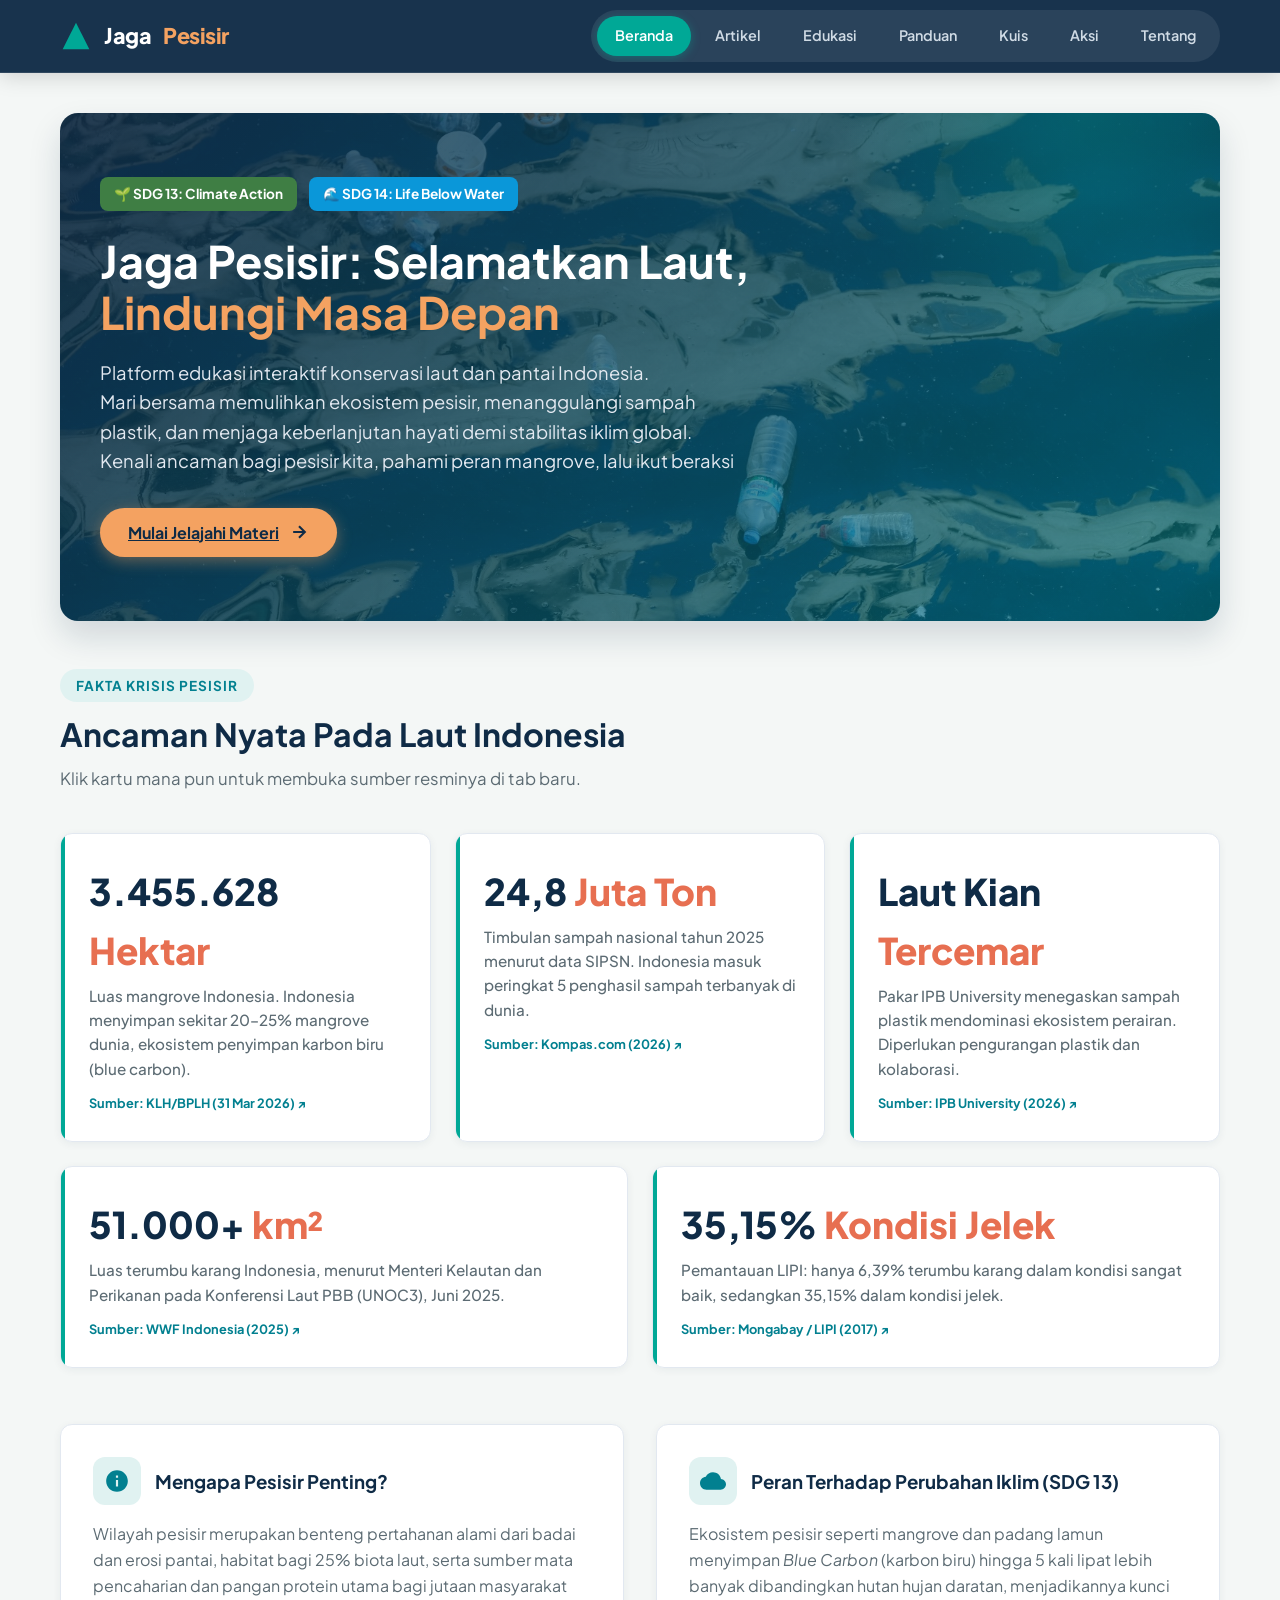
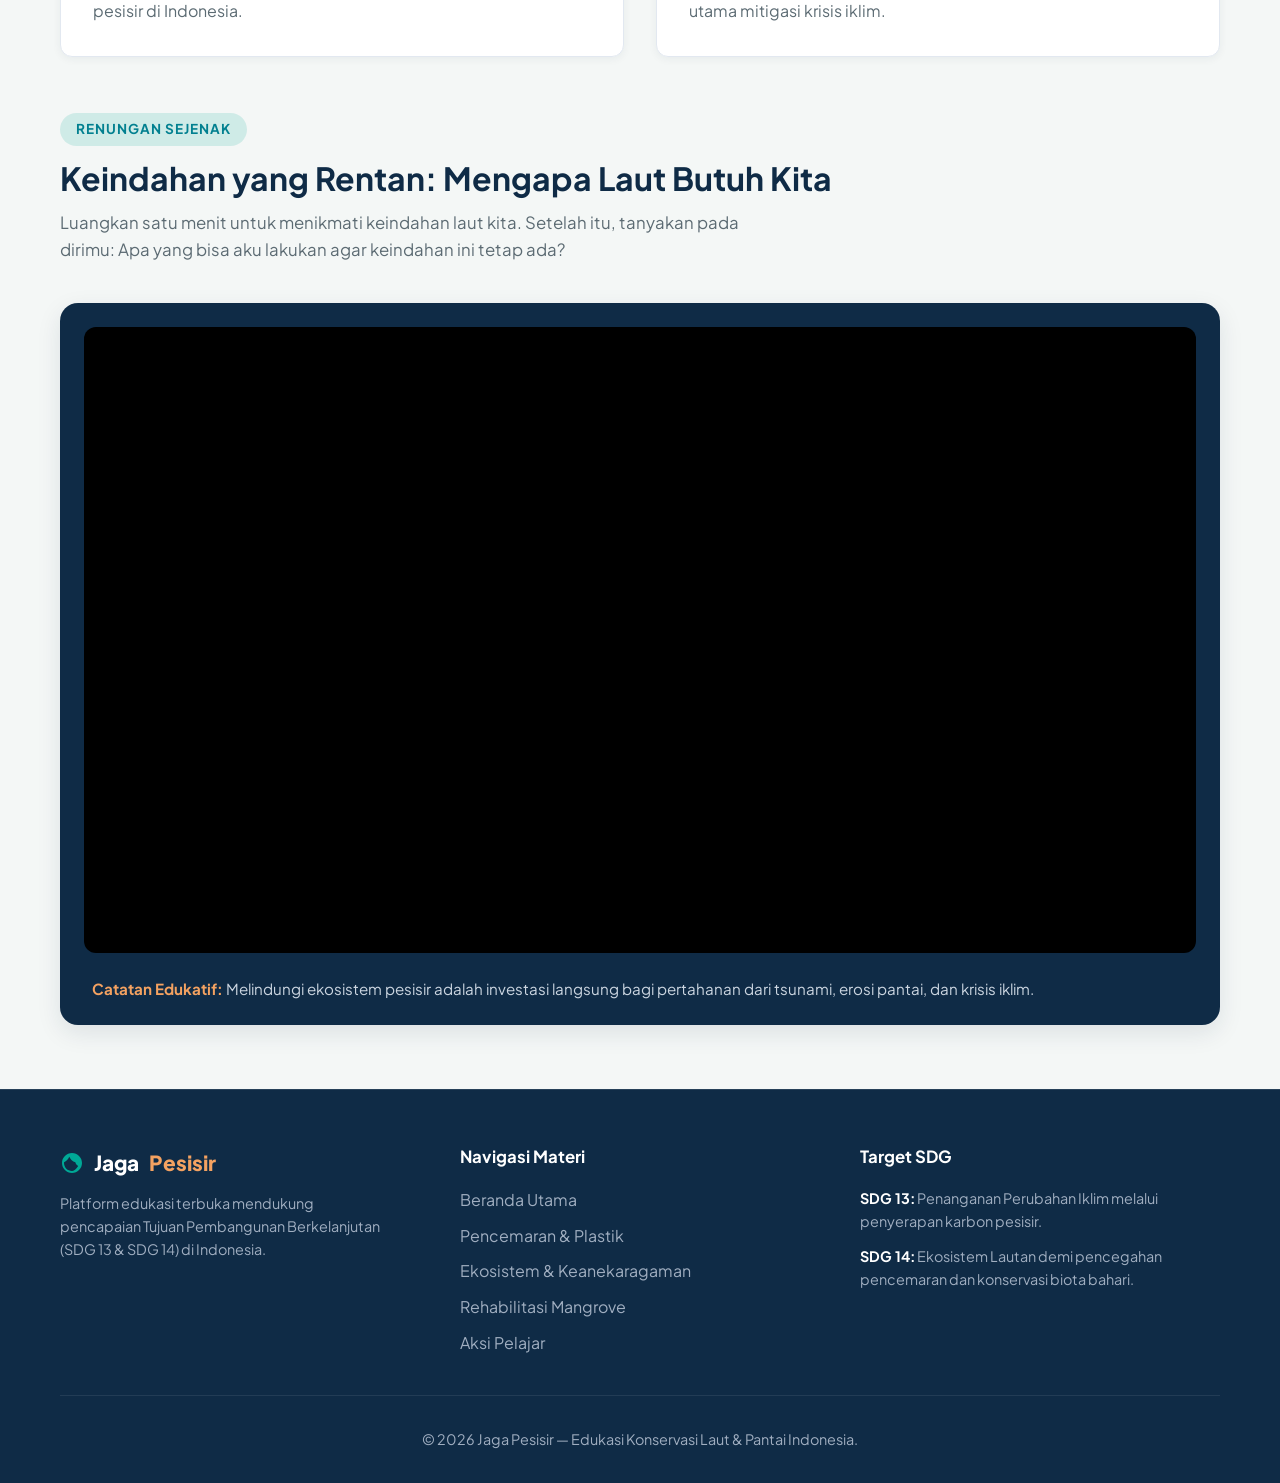
<file: index.html>
<!DOCTYPE html>
<html lang="id">
<head>
    <meta charset="UTF-8">
    <meta name="viewport" content="width=device-width, initial-scale=1.0">
    <title>Beranda — Jaga Pesisir</title>
    <link rel="preconnect" href="https://fonts.googleapis.com">
    <link rel="preconnect" href="https://fonts.gstatic.com" crossorigin>
    <link href="https://fonts.googleapis.com/css2?family=Plus+Jakarta+Sans:wght@400;500;600;700;800&display=swap" rel="stylesheet">
    <link rel="stylesheet" href="css/style.css">
</head>
<body>

    <!-- Header Navigation -->
    <header class="site-header">
        <div class="container header-inner">
            <a href="index.html" class="brand-logo">
                <svg viewBox="0 0 24 24"><path d="M12 2L2 22h20L12 2z"/></svg>
                Jaga <span>Pesisir</span>
            </a>

            <nav class="main-nav">
                <a href="index.html" class="nav-btn  active">Beranda</a>
                <a href="artikel.html" class="nav-btn">Artikel</a>
                <a href="edukasi.html" class="nav-btn">Edukasi</a>
                <a href="panduan.html" class="nav-btn">Panduan</a>
                <a href="kuis.html" class="nav-btn">Kuis</a>
                <a href="aksi.html" class="nav-btn">Aksi</a>
                <a href="tentang.html" class="nav-btn">Tentang</a>
            </nav>
        </div>
    </header>

    <main>
        <!-- ==========================================================================
             TAB 1: BERANDA (HOME)
             ========================================================================== -->
        <section id="tab-home" class="page-tab">
            <div class="container">
                <!-- Hero Banner -->
                <div class="hero-card">
                    <div class="hero-content">
                        <div class="sdg-badges">
                            <span class="sdg-badge sdg-13">🌱 SDG 13: Climate Action</span>
                            <span class="sdg-badge sdg-14">🌊 SDG 14: Life Below Water</span>
                        </div>
                        <h1 class="hero-title">Jaga Pesisir: Selamatkan Laut, <span>Lindungi Masa Depan</span></h1>
                        <p class="hero-desc">
                            Platform edukasi interaktif konservasi laut dan pantai Indonesia.<br>
                            Mari bersama memulihkan ekosistem pesisir, menanggulangi sampah plastik, dan menjaga keberlanjutan hayati demi stabilitas iklim global.<br>
                            Kenali ancaman bagi pesisir kita, pahami peran mangrove, lalu ikut beraksi
                        </p>
                        <a href="artikel.html" class="cta-btn">
                            Mulai Jelajahi Materi
                            <svg width="20" height="20" viewBox="0 0 24 24" fill="none" stroke="currentColor" stroke-width="2.5"><path d="M5 12h14M12 5l7 7-7 7"/></svg>
                        </a>
                    </div>
                </div>

                <!-- Statistics Grid -->
                <span class="section-tag">Fakta Krisis Pesisir</span>
                <h2 class="section-title">Ancaman Nyata Pada Laut Indonesia</h2>
                <p class="section-subtitle">Klik kartu mana pun untuk membuka sumber resminya di tab baru.</p>
                 <div class="stats-grid stats-grid-5">
                    <a class="stat-card stat-link" href="https://kemenlh.go.id/news/detail/rppem-nasional-fondasi-baru-perlindungan-mangrove-indonesia" target="_blank" rel="noopener noreferrer">
                        <div class="stat-number">3.455.628 <span>Hektar</span></div>
                        <p class="stat-label">Luas mangrove Indonesia. Indonesia menyimpan sekitar 20–25% mangrove dunia, ekosistem penyimpan karbon biru (blue carbon).</p>
                        <p class="stat-sumber">Sumber: KLH/BPLH (31 Mar 2026) ↗</p>
                    </a>
                    <a class="stat-card stat-link" href="https://lestari.kompas.com/read/2026/02/25/222039086/mendagri-ri-urutan-kelima-negara-penghasil-sampah-terbanyak-di-dunia" target="_blank" rel="noopener noreferrer">
                        <div class="stat-number">24,8 <span>Juta Ton</span></div>
                        <p class="stat-label">Timbulan sampah nasional tahun 2025 menurut data SIPSN. Indonesia masuk peringkat 5 penghasil sampah terbanyak di dunia.</p>
                        <p class="stat-sumber">Sumber: Kompas.com (2026) ↗</p>
                    </a>
                    <a class="stat-card stat-link" href="https://www.ipb.ac.id/news/index/2026/07/laut-indonesia-kian-tercemar-pakar-ipb-university-kurangi-plastik-perkuat-kolaborasi-selamatkan-ekosistem/" target="_blank" rel="noopener noreferrer">
                        <div class="stat-number">Laut Kian <span>Tercemar</span></div>
                        <p class="stat-label">Pakar IPB University menegaskan sampah plastik mendominasi ekosistem perairan. Diperlukan pengurangan plastik dan kolaborasi.</p>
                        <p class="stat-sumber">Sumber: IPB University (2026) ↗</p>
                    </a>
                    <a class="stat-card stat-link" href="https://www.wwf.id/id/blog/diplomasi-biru-indonesia-di-konferensi-laut-dunia-unoc3-upaya-global-bagi-terumbu-karang" target="_blank" rel="noopener noreferrer">
                        <div class="stat-number">51.000+ <span>km²</span></div>
                        <p class="stat-label">Luas terumbu karang Indonesia, menurut Menteri Kelautan dan Perikanan pada Konferensi Laut PBB (UNOC3), Juni 2025.</p>
                        <p class="stat-sumber">Sumber: WWF Indonesia (2025) ↗</p>
                    </a>
                    <a class="stat-card stat-link" href="https://mongabay.co.id/2018/05/09/sembilan-tahun-peringati-hari-terumbu-karang-dunia-bagaimana-kondisi-di-indonesia/" target="_blank" rel="noopener noreferrer">
                        <div class="stat-number">35,15% <span>Kondisi Jelek</span></div>
                        <p class="stat-label">Pemantauan LIPI: hanya 6,39% terumbu karang dalam kondisi sangat baik, sedangkan 35,15% dalam kondisi jelek.</p>
                        <p class="stat-sumber">Sumber: Mongabay / LIPI (2017) ↗</p>
                    </a>
                </div>
                <!-- Overview Cards -->
                <div class="info-cards-2col">
                    <div class="info-box">
                        <div class="info-box-header">
                            <div class="info-box-icon">
                                <svg viewBox="0 0 24 24"><path d="M12 2C6.48 2 2 6.48 2 12s4.48 10 10 10 10-4.48 10-10S17.52 2 12 2zm1 15h-2v-6h2v6zm0-8h-2V7h2v2z"/></svg>
                            </div>
                            <h3>Mengapa Pesisir Penting?</h3>
                        </div>
                        <p style="color: var(--text-muted);">
                            Wilayah pesisir merupakan benteng pertahanan alami dari badai dan erosi pantai, habitat bagi 25% biota laut, serta sumber mata pencaharian dan pangan protein utama bagi jutaan masyarakat pesisir di Indonesia.
                        </p>
                    </div>

                    <div class="info-box">
                        <div class="info-box-header">
                            <div class="info-box-icon">
                                <svg viewBox="0 0 24 24"><path d="M19.35 10.04C18.67 6.59 15.64 4 12 4 9.11 4 6.6 5.64 5.35 8.04 2.34 8.36 0 10.91 0 14c0 3.31 2.69 6 6 6h13c2.76 0 5-2.24 5-5 0-2.64-2.05-4.78-4.65-4.96z"/></svg>
                            </div>
                            <h3>Peran Terhadap Perubahan Iklim (SDG 13)</h3>
                        </div>
                        <p style="color: var(--text-muted);">
                            Ekosistem pesisir seperti mangrove dan padang lamun menyimpan <i>Blue Carbon</i> (karbon biru) hingga 5 kali lipat lebih banyak dibandingkan hutan hujan daratan, menjadikannya kunci utama mitigasi krisis iklim.
                        </p>
                    </div>
                </div>
                <div class = "video-showcase-section">
                    <span class="section-tag tag-video"> Renungan Sejenak</span>
                    <h2 class="section-title">Keindahan yang Rentan: Mengapa Laut Butuh Kita</h2>
                    <p class="section-subtitle">
                        Luangkan satu menit untuk menikmati keindahan laut kita.
                        Setelah itu, tanyakan pada dirimu: Apa yang bisa aku lakukan agar keindahan ini tetap ada?
                    </p>
                    <div class="video-wrapper-card">
                        <div class="video-responsive-box">
                            <iframe 
                                src="https://www.youtube.com/embed/YH3-ks7SAMU"
                                title="Video Penyadaran Konservasi Laut dan Terumbu Karang Indonesia"
                                allow="accelerometer; autoplay; clipboard-write; encrypted-media; gyroscope; picture-in-picture"
                                loading="lazy"
                                allowfullscreen>
                            </iframe>
                        </div>
                        <div class="video-caption-bar">
                            <p class="video-caption-text">
                                <strong>Catatan Edukatif:</strong> Melindungi ekosistem pesisir adalah investasi langsung bagi pertahanan dari tsunami, erosi pantai, dan krisis iklim.
                            </p>
                        </div>
                    </div>
                </div>
            </div>
        </section>
    </main>

    <!-- Footer -->
    <footer class="site-footer">
        <div class="container">
            <div class="footer-grid">
                <div>
                    <div class="footer-brand">
                        <svg width="24" height="24" viewBox="0 0 24 24" fill="var(--teal-primary)"><path d="M12 2C6.48 2 2 6.48 2 12s4.48 10 10 10 10-4.48 10-10S17.52 2 12 2zm0 18c-4.41 0-8-3.59-8-8 0-.29.02-.58.05-.86 2.36-1.05 4.23-2.98 5.21-5.42 1.12 2.65 3.32 4.67 6.07 5.48.45 1.57 1.48 2.89 2.86 3.69-1.57 3.11-4.78 5.11-6.19 5.11z"/></svg>
                        Jaga<span>Pesisir</span>
                    </div>
                    <p style="font-size: 0.9rem; line-height: 1.6; max-width: 320px;">
                        Platform edukasi terbuka mendukung pencapaian Tujuan Pembangunan Berkelanjutan (SDG 13 & SDG 14) di Indonesia.
                    </p>
                </div>

                <div class="footer-col">
                    <h4>Navigasi Materi</h4>
                    <ul class="footer-links">
                        <li><a href="index.html">Beranda Utama</a></li>
                        <li><a href="pencemaran.html">Pencemaran & Plastik</a></li>
                        <li><a href="ekosistem.html">Ekosistem & Keanekaragaman</a></li>
                        <li><a href="mangrove.html">Rehabilitasi Mangrove</a></li>
                        <li><a href="aksi.html">Aksi Pelajar</a></li>
                    </ul>
                </div>

                <div class="footer-col">
                    <h4>Target SDG</h4>
                    <p style="font-size: 0.9rem; margin-bottom: 0.75rem;">
                        <strong style="color: #ffffff;">SDG 13:</strong> Penanganan Perubahan Iklim melalui penyerapan karbon pesisir.
                    </p>
                    <p style="font-size: 0.9rem;">
                        <strong style="color: #ffffff;">SDG 14:</strong> Ekosistem Lautan demi pencegahan pencemaran dan konservasi biota bahari.
                    </p>
                </div>
            </div>

            <div class="footer-bottom">
                <p>&copy; 2026 Jaga Pesisir — Edukasi Konservasi Laut & Pantai Indonesia.</p>
            </div>
        </div>
    </footer>

</body>
</html>
</file>
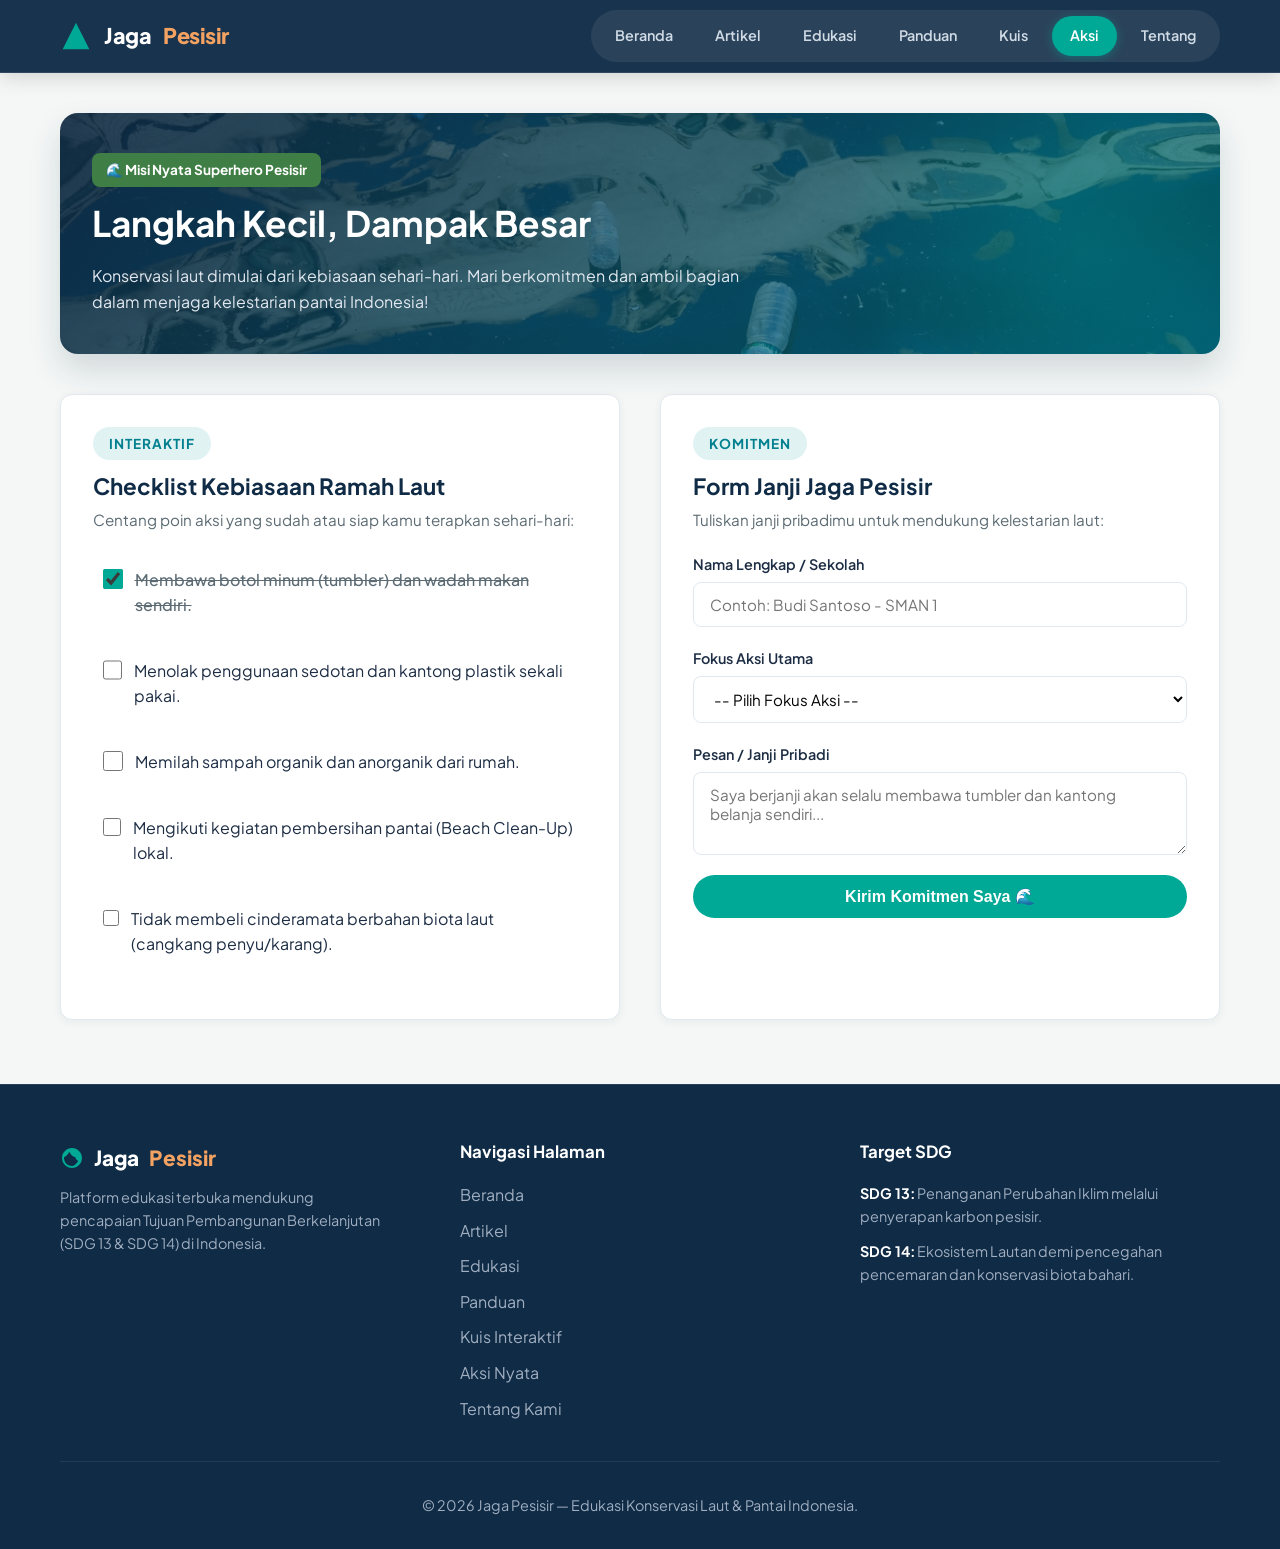
<file: aksi.html>
<!DOCTYPE html>
<html lang="id">
<head>
    <meta charset="UTF-8">
    <meta name="viewport" content="width=device-width, initial-scale=1.0">
    <title>Aksi Nyata — Jaga Pesisir</title>
    <link rel="preconnect" href="https://fonts.googleapis.com">
    <link rel="preconnect" href="https://fonts.gstatic.com" crossorigin>
    <link href="https://fonts.googleapis.com/css2?family=Plus+Jakarta+Sans:wght@400;500;600;700;800&display=swap" rel="stylesheet">
    <link rel="stylesheet" href="css/style.css">
</head>
<body>

    <!-- Header & Navigation -->
    <header class="site-header">
        <div class="container header-inner">
            <a href="index.html" class="brand-logo">
                <svg viewBox="0 0 24 24"><path d="M12 2L2 22h20L12 2z"/></svg>
                Jaga <span>Pesisir</span>
            </a>

            <nav class="main-nav">
                <a href="index.html" class="nav-btn">Beranda</a>
                <a href="artikel.html" class="nav-btn">Artikel</a>
                <a href="edukasi.html" class="nav-btn">Edukasi</a>
                <a href="panduan.html" class="nav-btn">Panduan</a>
                <a href="kuis.html" class="nav-btn">Kuis</a>
                <a href="aksi.html" class="nav-btn active">Aksi</a>
                <a href="tentang.html" class="nav-btn">Tentang</a>
            </nav>
        </div>
    </header>

    <main>
        <div class="container">
            <!-- Hero Banner -->
            <div class="hero-card" style="padding: 2.5rem 2rem; margin-bottom: 2.5rem;">
                <div class="hero-content">
                    <span class="sdg-badge sdg-13" style="margin-bottom: 1rem;">🌊 Misi Nyata Superhero Pesisir</span>
                    <h1 class="hero-title" style="font-size: 2.2rem;">Langkah Kecil, Dampak Besar</h1>
                    <p class="hero-desc" style="font-size: 1rem; margin-bottom: 0;">
                        Konservasi laut dimulai dari kebiasaan sehari-hari. Mari berkomitmen dan ambil bagian dalam menjaga kelestarian pantai Indonesia!
                    </p>
                </div>
            </div>

            <div class="action-layout">
                <!-- 1. CHECKLIST AKSI HARIAN -->
                <div class="action-card-box">
                    <span class="section-tag">Interaktif</span>
                    <h3 style="font-size: 1.4rem; margin-bottom: 0.5rem;">Checklist Kebiasaan Ramah Laut</h3>
                    <p style="color: var(--text-muted); font-size: 0.95rem; margin-bottom: 1.5rem;">
                        Centang poin aksi yang sudah atau siap kamu terapkan sehari-hari:
                    </p>

                    <label class="checklist-item">
                        <input type="checkbox" checked>
                        <span>Membawa botol minum (tumbler) dan wadah makan sendiri.</span>
                    </label>

                    <label class="checklist-item">
                        <input type="checkbox">
                        <span>Menolak penggunaan sedotan dan kantong plastik sekali pakai.</span>
                    </label>

                    <label class="checklist-item">
                        <input type="checkbox">
                        <span>Memilah sampah organik dan anorganik dari rumah.</span>
                    </label>

                    <label class="checklist-item">
                        <input type="checkbox">
                        <span>Mengikuti kegiatan pembersihan pantai (Beach Clean-Up) lokal.</span>
                    </label>

                    <label class="checklist-item">
                        <input type="checkbox">
                        <span>Tidak membeli cinderamata berbahan biota laut (cangkang penyu/karang).</span>
                    </label>
                </div>

                <!-- 2. FORM JANJI & KOMITMEN -->
                <div class="action-card-box">
                    <span class="section-tag">Komitmen</span>
                    <h3 style="font-size: 1.4rem; margin-bottom: 0.5rem;">Form Janji Jaga Pesisir</h3>
                    <p style="color: var(--text-muted); font-size: 0.95rem; margin-bottom: 1.25rem;">
                        Tuliskan janji pribadimu untuk mendukung kelestarian laut:
                    </p>

                    <!-- Hidden Trigger Saklar CSS untuk Notifikasi Sukses -->
                    <input type="checkbox" id="pledge-trigger" class="pledge-check-trigger">

                    <form class="pledge-form" onsubmit="event.preventDefault(); document.getElementById('pledge-trigger').checked = true;">
                        <div class="form-group">
                            <label for="p-name">Nama Lengkap / Sekolah</label>
                            <input type="text" id="p-name" class="form-input" placeholder="Contoh: Budi Santoso - SMAN 1" required>
                        </div>

                        <div class="form-group">
                            <label for="p-action">Fokus Aksi Utama</label>
                            <select id="p-action" class="form-select" required>
                                <option value="">-- Pilih Fokus Aksi --</option>
                                <option>Pengurangan Sampah Plastik Sekali Pakai</option>
                                <option>Kampanye & Edukasi Media Sosial</option>
                                <option>Relawan Penanaman Mangrove</option>
                                <option>Konservasi Terumbu Karang</option>
                            </select>
                        </div>

                        <div class="form-group">
                            <label for="p-msg">Pesan / Janji Pribadi</label>
                            <textarea id="p-msg" class="form-textarea" rows="3" placeholder="Saya berjanji akan selalu membawa tumbler dan kantong belanja sendiri..." required></textarea>
                        </div>

                        <button type="submit" class="submit-btn">Kirim Komitmen Saya 🌊</button>
                    </form>

                    <!-- Pesan Sukses (Tampil tanpa JavaScript) -->
                    <div class="pledge-success-msg">
                        🎉 Terima kasih! Janji dan komitmenmu telah dicatat. Mari menjadi pahlawan pesisir bagi generasi mendatang!
                    </div>
                </div>
            </div>
        </div>
    </main>

    <!-- Footer -->
    <footer class="site-footer">
        <div class="container">
            <div class="footer-grid">
                <div>
                    <div class="footer-brand">
                        <svg width="24" height="24" viewBox="0 0 24 24" fill="var(--teal-primary)"><path d="M12 2C6.48 2 2 6.48 2 12s4.48 10 10 10 10-4.48 10-10S17.52 2 12 2zm0 18c-4.41 0-8-3.59-8-8 0-.29.02-.58.05-.86 2.36-1.05 4.23-2.98 5.21-5.42 1.12 2.65 3.32 4.67 6.07 5.48.45 1.57 1.48 2.89 2.86 3.69-1.57 3.11-4.78 5.11-6.19 5.11z"/></svg>
                        Jaga<span>Pesisir</span>
                    </div>
                    <p style="font-size: 0.9rem; line-height: 1.6; max-width: 320px;">
                        Platform edukasi terbuka mendukung pencapaian Tujuan Pembangunan Berkelanjutan (SDG 13 & SDG 14) di Indonesia.
                    </p>
                </div>

                <div class="footer-col">
                    <h4>Navigasi Halaman</h4>
                    <ul class="footer-links">
                        <li><a href="index.html">Beranda</a></li>
                        <li><a href="artikel.html">Artikel</a></li>
                        <li><a href="edukasi.html">Edukasi</a></li>
                        <li><a href="panduan.html">Panduan</a></li>
                        <li><a href="kuis.html">Kuis Interaktif</a></li>
                        <li><a href="aksi.html">Aksi Nyata</a></li>
                        <li><a href="tentang.html">Tentang Kami</a></li>
                    </ul>
                </div>

                <div class="footer-col">
                    <h4>Target SDG</h4>
                    <p style="font-size: 0.9rem; margin-bottom: 0.75rem;">
                        <strong style="color: #ffffff;">SDG 13:</strong> Penanganan Perubahan Iklim melalui penyerapan karbon pesisir.
                    </p>
                    <p style="font-size: 0.9rem;">
                        <strong style="color: #ffffff;">SDG 14:</strong> Ekosistem Lautan demi pencegahan pencemaran dan konservasi biota bahari.
                    </p>
                </div>
            </div>

            <div class="footer-bottom">
                <p>&copy; 2026 Jaga Pesisir — Edukasi Konservasi Laut & Pantai Indonesia.</p>
            </div>
        </div>
    </footer>

</body>
</html>
</file>
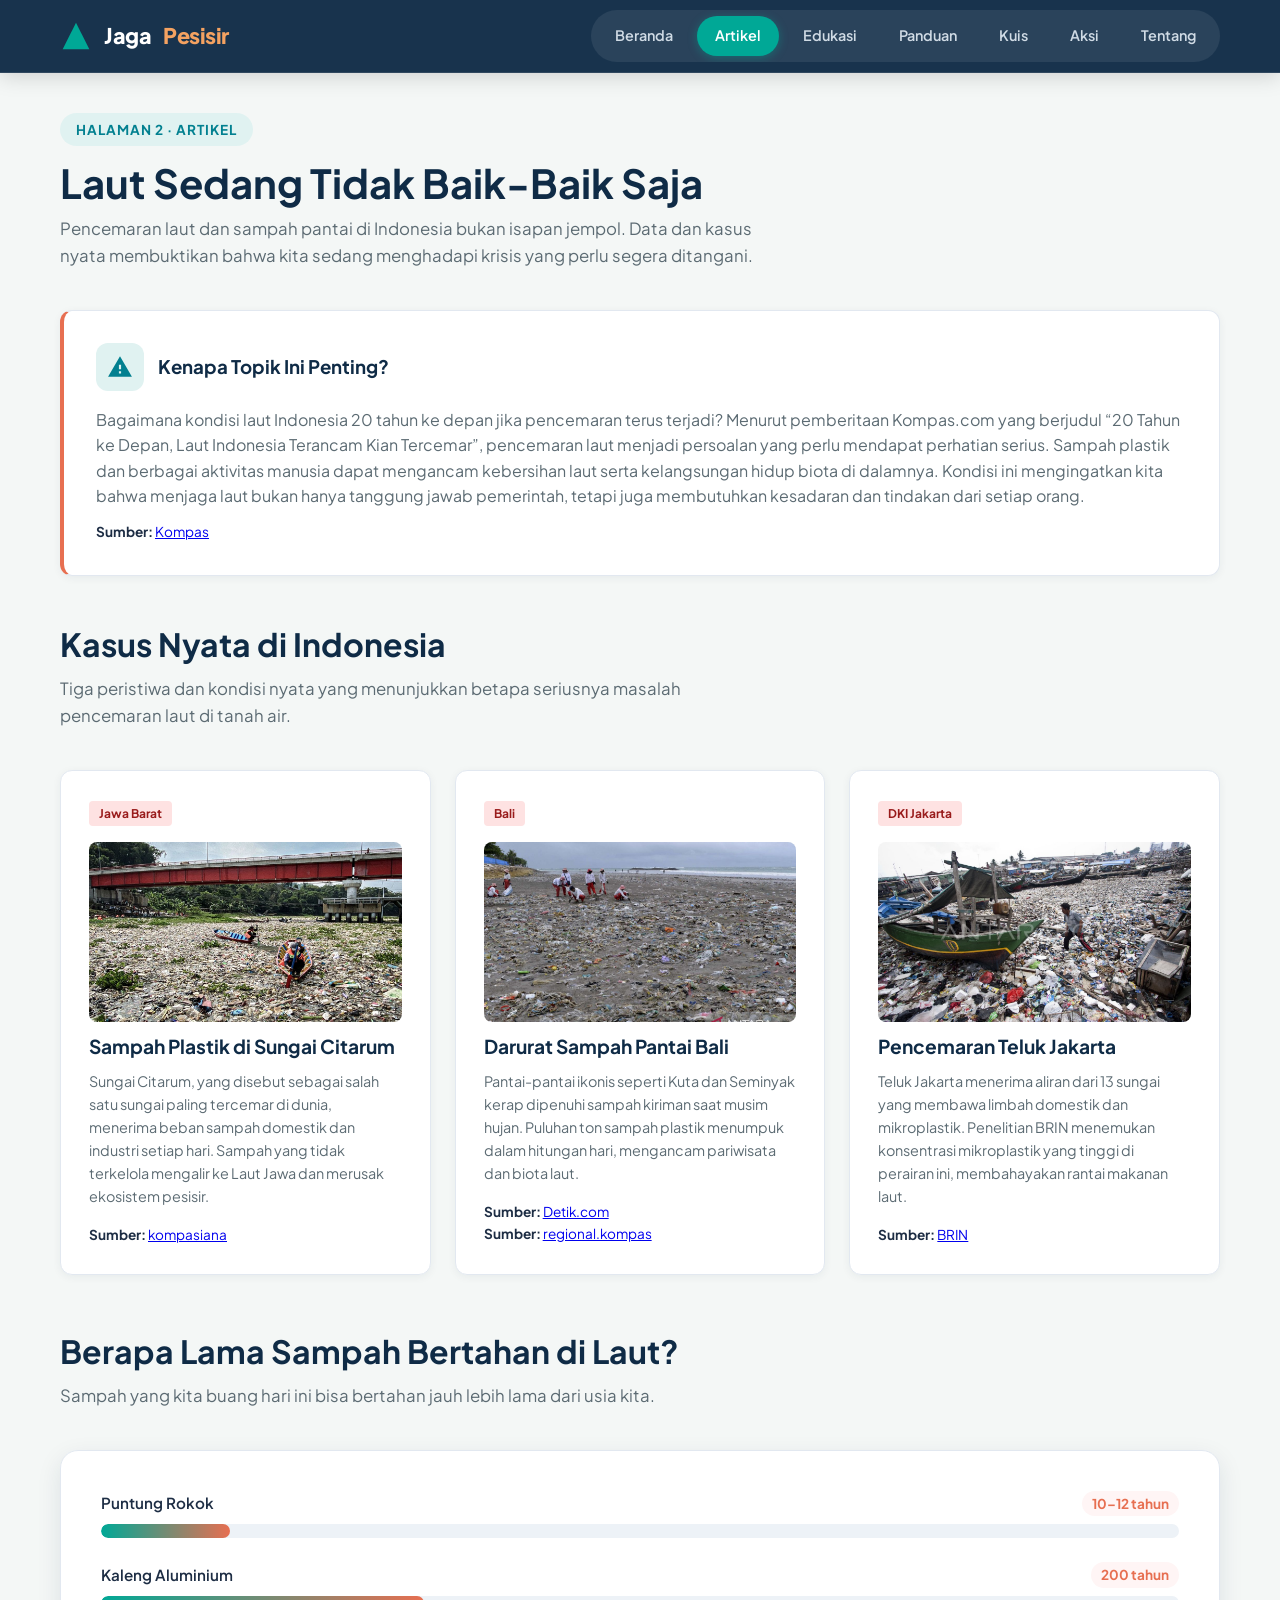
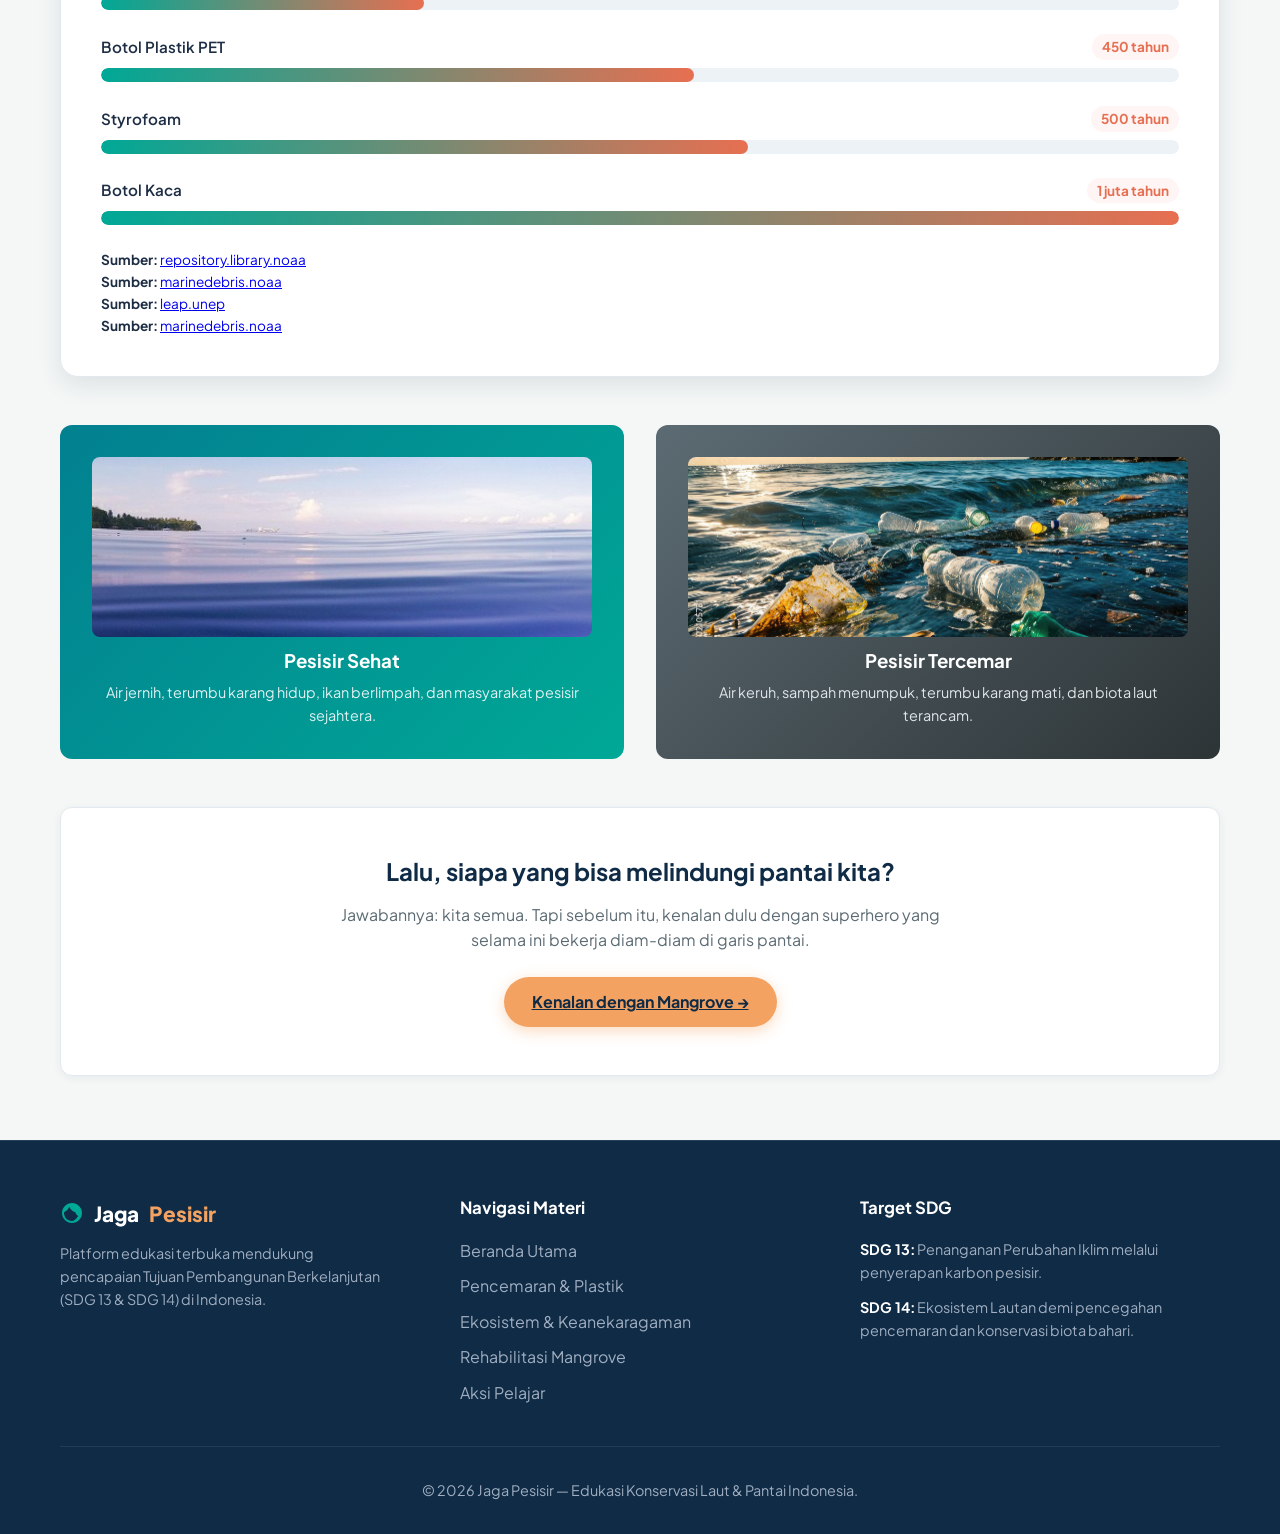
<file: artikel.html>
<!DOCTYPE html>
<html lang="id">
<head>
    <meta charset="UTF-8">
    <meta name="viewport" content="width=device-width, initial-scale=1.0">
    <title>Ekosistem Pesisir — Jaga Pesisir</title>
    <link rel="preconnect" href="https://fonts.googleapis.com">
    <link rel="preconnect" href="https://fonts.gstatic.com" crossorigin>
    <link href="https://fonts.googleapis.com/css2?family=Plus+Jakarta+Sans:wght@400;500;600;700;800&display=swap" rel="stylesheet">
    <link rel="stylesheet" href="css/style.css">
</head>
<body>

    <header class="site-header">
        <div class="container header-inner">
            <a href="index.html" class="brand-logo">
                <svg viewBox="0 0 24 24"><path d="M12 2L2 22h20L12 2z"/></svg>
                Jaga <span>Pesisir</span>
            </a>

            <nav class="main-nav">
                <a href="index.html" class="nav-btn">Beranda</a>
                <a href="artikel.html" class="nav-btn active">Artikel</a>
                <a href="edukasi.html" class="nav-btn">Edukasi</a>
                <a href="panduan.html" class="nav-btn">Panduan</a>
                <a href="kuis.html" class="nav-btn">Kuis</a>
                <a href="aksi.html" class="nav-btn">Aksi</a>
                <a href="tentang.html" class="nav-btn">Tentang</a>
            </nav>
        </div>
    </header>

    <main>
    <div id="tab-pollution" class="page-tab">
        <div class="container">
 
            <!-- Judul halaman -->
            <div style="margin-bottom: 2.5rem;">
                <span class="section-tag">Halaman 2 · Artikel</span>
                <h1 class="section-title" style="font-size: 2.5rem; margin-bottom: 0.5rem;">
                    Laut Sedang Tidak Baik-Baik Saja
                </h1>
                <p class="section-subtitle" style="margin-bottom: 0;">
                    Pencemaran laut dan sampah pantai di Indonesia bukan isapan jempol.
                    Data dan kasus nyata membuktikan bahwa kita sedang menghadapi krisis
                    yang perlu segera ditangani.
                </p>
            </div>
 
            <!-- Pembuka -->
            <div class="info-box" style="margin-bottom: 3rem; border-left: 4px solid var(--coral-red);">
                <div class="info-box-header">
                    <div class="info-box-icon">
                        <svg viewBox="0 0 24 24"><path d="M1 21h22L12 2 1 21zm12-3h-2v-2h2v2zm0-4h-2v-4h2v4z"/></svg>
                    </div>
                    <h3>Kenapa Topik Ini Penting?</h3>
                </div>
                <p style="color: var(--text-muted);">
                    Bagaimana kondisi laut Indonesia 20 tahun ke depan jika pencemaran terus terjadi? 
                    Menurut pemberitaan Kompas.com yang berjudul “20 Tahun ke Depan, Laut Indonesia Terancam Kian Tercemar”, 
                    pencemaran laut menjadi persoalan yang perlu mendapat perhatian serius. 
                    Sampah plastik dan berbagai aktivitas manusia dapat mengancam kebersihan laut serta kelangsungan hidup biota di dalamnya. 
                    Kondisi ini mengingatkan kita bahwa menjaga laut bukan hanya tanggung jawab pemerintah, tetapi juga membutuhkan kesadaran dan tindakan dari setiap orang.
                </p>
                <p style="font-size: 0.85rem; margin-top: 0.75rem;"><strong>Sumber:</strong> <a href= "https://www.kompas.com/sains/read/2026/07/18/162600323/20-tahun-ke-depan-laut-indonesia-terancam-kian-tercemar" target="_blank" rel="noopener">Kompas </a></p>
            </div>
 
            <!-- Kasus Nyata -->
            <h2 class="section-title">Kasus Nyata di Indonesia</h2>
            <p class="section-subtitle">
                Tiga peristiwa dan kondisi nyata yang menunjukkan betapa seriusnya masalah
                pencemaran laut di tanah air.
            </p>
 
            <div class="pollution-cards">
                <article class="source-card">
                    <span class="source-card-badge">Jawa Barat</span>
                    <img src="img/kasussampahcitarum.jpeg" alt="Sampah di Sungai Citarum" class="case-img" loading="lazy">
                    <h3>Sampah Plastik di Sungai Citarum</h3>
                    <p style="font-size: 0.9rem; color: var(--text-muted); margin-bottom: 1rem;">
                        Sungai Citarum, yang disebut sebagai salah satu sungai paling tercemar di dunia,
                        menerima beban sampah domestik dan industri setiap hari. Sampah yang tidak
                        terkelola mengalir ke Laut Jawa dan merusak ekosistem pesisir.
                    </p>
                    <p style="font-size: 0.85rem;"><strong>Sumber:</strong> <a href="https://www.kompasiana.com/alyaysr/62cd88ea6e7f016dd4586b52/permasalahan-sampah-plastik-di-sungai-citarum-dan-penanganannya-oleh-pemerintah-daerah" target="_blank" rel="noopener">kompasiana </a></p>
                </article>
 
                <article class="source-card">
                    <span class="source-card-badge">Bali</span>
                    <img src="img/sampahdibalikuta.jpg" alt="Sampah di pantai Bali" class="case-img" loading="lazy">
                    <h3>Darurat Sampah Pantai Bali</h3>
                    <p style="font-size: 0.9rem; color: var(--text-muted); margin-bottom: 1rem;">
                        Pantai-pantai ikonis seperti Kuta dan Seminyak kerap dipenuhi sampah kiriman
                        saat musim hujan. Puluhan ton sampah plastik menumpuk dalam hitungan hari,
                        mengancam pariwisata dan biota laut.
                    </p>
                    <p style="font-size: 0.85rem;"><strong>Sumber:</strong> 
                        <a href="https://www.detik.com/bali/wisata/d-7674652/pantai-kuta-seminyak-dipenuhi-20-ton-sampah-kiriman-tiap-hari" target="_blank" rel="noopener">Detik.com </a>
                    </p>
                    <p style="font-size: 0.85rem;"><strong>Sumber:</strong>
                        <a href="https://regional.kompas.com/read/2021/01/03/13341611/80-ton-sampah-terdampar-di-pantai-kuta-hingga-seminyak" target="_blank" rel="noopener">regional.kompas </a>
                    </p>
                </article>
 
                <article class="source-card">
                    <span class="source-card-badge">DKI Jakarta</span>
                    <img src="img/pencemarantelukjakarta.jpg" alt="Pencemaran Teluk Jakarta" class="case-img" loading="lazy">
                    <h3>Pencemaran Teluk Jakarta</h3>
                    <p style="font-size: 0.9rem; color: var(--text-muted); margin-bottom: 1rem;">
                        Teluk Jakarta menerima aliran dari 13 sungai yang membawa limbah domestik
                        dan mikroplastik. Penelitian BRIN menemukan konsentrasi mikroplastik yang
                        tinggi di perairan ini, membahayakan rantai makanan laut.
                    </p>
                    <p style="font-size: 0.85rem;"><strong>Sumber:</strong> <a href="https://penerbit.brin.go.id/others/catalog/download/1082/935/21687?inline=1" target="_blank" rel="noopener">BRIN</a></p>
            </div>
 
            <h2 class="section-title">Berapa Lama Sampah Bertahan di Laut?</h2>
            <p class="section-subtitle">
                Sampah yang kita buang hari ini bisa bertahan jauh lebih lama dari usia kita.
            </p>
 
            <div class="decomposition-box" style="margin-bottom: 3rem;">
                <div class="decomp-item">
                    <div class="decomp-header">
                        <span>Puntung Rokok</span>
                        <span class="decomp-time">10–12 tahun</span>
                    </div>
                    <div class="decomp-bar-bg"><div class="decomp-bar-fill" style="width: 12%;"></div></div>
                </div>
                <div class="decomp-item">
                    <div class="decomp-header">
                        <span>Kaleng Aluminium</span>
                        <span class="decomp-time">200 tahun</span>
                    </div>
                    <div class="decomp-bar-bg"><div class="decomp-bar-fill" style="width: 30%;"></div></div>
                </div>
                <div class="decomp-item">
                    <div class="decomp-header">
                        <span>Botol Plastik PET</span>
                        <span class="decomp-time">450 tahun</span>
                    </div>
                    <div class="decomp-bar-bg"><div class="decomp-bar-fill" style="width: 55%;"></div></div>
                </div>
                <div class="decomp-item">
                    <div class="decomp-header">
                        <span>Styrofoam</span>
                        <span class="decomp-time">500 tahun</span>
                    </div>
                    <div class="decomp-bar-bg"><div class="decomp-bar-fill" style="width: 60%;"></div></div>
                </div>
                <div class="decomp-item">
                    <div class="decomp-header">
                        <span>Botol Kaca</span>
                        <span class="decomp-time">1 juta tahun</span>
                    </div>
                    <div class="decomp-bar-bg"><div class="decomp-bar-fill" style="width: 100%;"></div></div>
                </div>
                <p style="font-size: 0.85rem;"><strong>Sumber:</strong> 
                        <a href="https://repository.library.noaa.gov/view/noaa/35126/noaa_35126_DS1.pdf" target="_blank" rel="noopener">repository.library.noaa </a>
                    </p>
                    <p style="font-size: 0.85rem;"><strong>Sumber:</strong>
                        <a href="https://marinedebris.noaa.gov/live/s3fs-public/TalkingTrashTakingAction.pdf" target="_blank" rel="noopener">marinedebris.noaa </a>
                    </p>
                    <p style="font-size: 0.85rem;"><strong>Sumber:</strong>
                        <a href="https://leap.unep.org/sites/default/files/documents/2020-07/singleUsePlastic_sustainability.pdf" target="_blank" rel="noopener">leap.unep </a>
                    </p>
                    <p style="font-size: 0.85rem;"><strong>Sumber:</strong>
                        <a href="https://marinedebris.noaa.gov/live/s3fs-public/publications-files/Chapter2Activity_WhoHasIAm_EducatorsGuideToTheSEandGOM_508.pdf" target="_blank" rel="noopener">marinedebris.noaa </a>
                    </p>
                </p>
            </div>
 
            <Perbandingan sebelum-sesudah>
 
            <div class="info-cards-2col" style="margin-bottom: 3rem;">
                <div style="background: linear-gradient(135deg, #028090, #00a896); border-radius: var(--radius-md); padding: 2rem; color: #fff; text-align: center;">
                    <img src="img/fotolautbersih.jpg" alt="Pesisir sehat dengan air jernih" class="case-img" loading="lazy">
                    <h3 style="color: #fff; margin-bottom: 0.5rem;">Pesisir Sehat</h3>
                    <p style="font-size: 0.9rem; color: #e0f2f1;">
                        Air jernih, terumbu karang hidup, ikan berlimpah, dan masyarakat pesisir sejahtera.
                    </p>
                </div>
                <div style="background: linear-gradient(135deg, #5c6b73, #2d3436); border-radius: var(--radius-md); padding: 2rem; color: #fff; text-align: center;">
                    <img src="img/lautkotor.jpg" alt="Pesisir kotor dengan air keruh" class="case-img" loading="lazy">
                    <h3 style="color: #fff; margin-bottom: 0.5rem;">Pesisir Tercemar</h3>
                    <p style="font-size: 0.9rem; color: #dfe6e9;">
                        Air keruh, sampah menumpuk, terumbu karang mati, dan biota laut terancam.
                    </p>
                </div>
            </div>
 
            <!-- Penutup → Edukasi -->
            <div class="info-box" style="text-align: center; padding: 3rem 2rem;">
                <h2 style="margin-bottom: 1rem;">Lalu, siapa yang bisa melindungi pantai kita?</h2>
                <p style="color: var(--text-muted); margin-bottom: 1.5rem; max-width: 600px; margin-left: auto; margin-right: auto;">
                    Jawabannya: kita semua. Tapi sebelum itu, kenalan dulu dengan superhero
                    yang selama ini bekerja diam-diam di garis pantai.
                </p>
                <a href="edukasi.html" class="cta-btn">
                    Kenalan dengan Mangrove →
                </a>
            </div>
        </div>
    </div>    
    </main>

    <footer class="site-footer">
        <div class="container">
            <div class="footer-grid">
                <div>
                    <div class="footer-brand">
                        <svg width="24" height="24" viewBox="0 0 24 24" fill="var(--teal-primary)"><path d="M12 2C6.48 2 2 6.48 2 12s4.48 10 10 10 10-4.48 10-10S17.52 2 12 2zm0 18c-4.41 0-8-3.59-8-8 0-.29.02-.58.05-.86 2.36-1.05 4.23-2.98 5.21-5.42 1.12 2.65 3.32 4.67 6.07 5.48.45 1.57 1.48 2.89 2.86 3.69-1.57 3.11-4.78 5.11-6.19 5.11z"/></svg>
                        Jaga<span>Pesisir</span>
                    </div>
                    <p style="font-size: 0.9rem; line-height: 1.6; max-width: 320px;">
                        Platform edukasi terbuka mendukung pencapaian Tujuan Pembangunan Berkelanjutan (SDG 13 & SDG 14) di Indonesia.
                    </p>
                </div>

                <div class="footer-col">
                    <h4>Navigasi Materi</h4>
                    <ul class="footer-links">
                        <li><a href="index.html">Beranda Utama</a></li>
                        <li><a href="pencemaran.html">Pencemaran & Plastik</a></li>
                        <li><a href="ekosistem.html">Ekosistem & Keanekaragaman</a></li>
                        <li><a href="mangrove.html">Rehabilitasi Mangrove</a></li>
                        <li><a href="aksi.html">Aksi Pelajar</a></li>
                    </ul>
                </div>

                <div class="footer-col">
                    <h4>Target SDG</h4>
                    <p style="font-size: 0.9rem; margin-bottom: 0.75rem;">
                        <strong style="color: #ffffff;">SDG 13:</strong> Penanganan Perubahan Iklim melalui penyerapan karbon pesisir.
                    </p>
                    <p style="font-size: 0.9rem;">
                        <strong style="color: #ffffff;">SDG 14:</strong> Ekosistem Lautan demi pencegahan pencemaran dan konservasi biota bahari.
                    </p>
                </div>
            </div>

            <div class="footer-bottom">
                <p>&copy; 2026 Jaga Pesisir — Edukasi Konservasi Laut & Pantai Indonesia.</p>
            </div>
        </div>
    </footer>

</body>
</html>
</file>
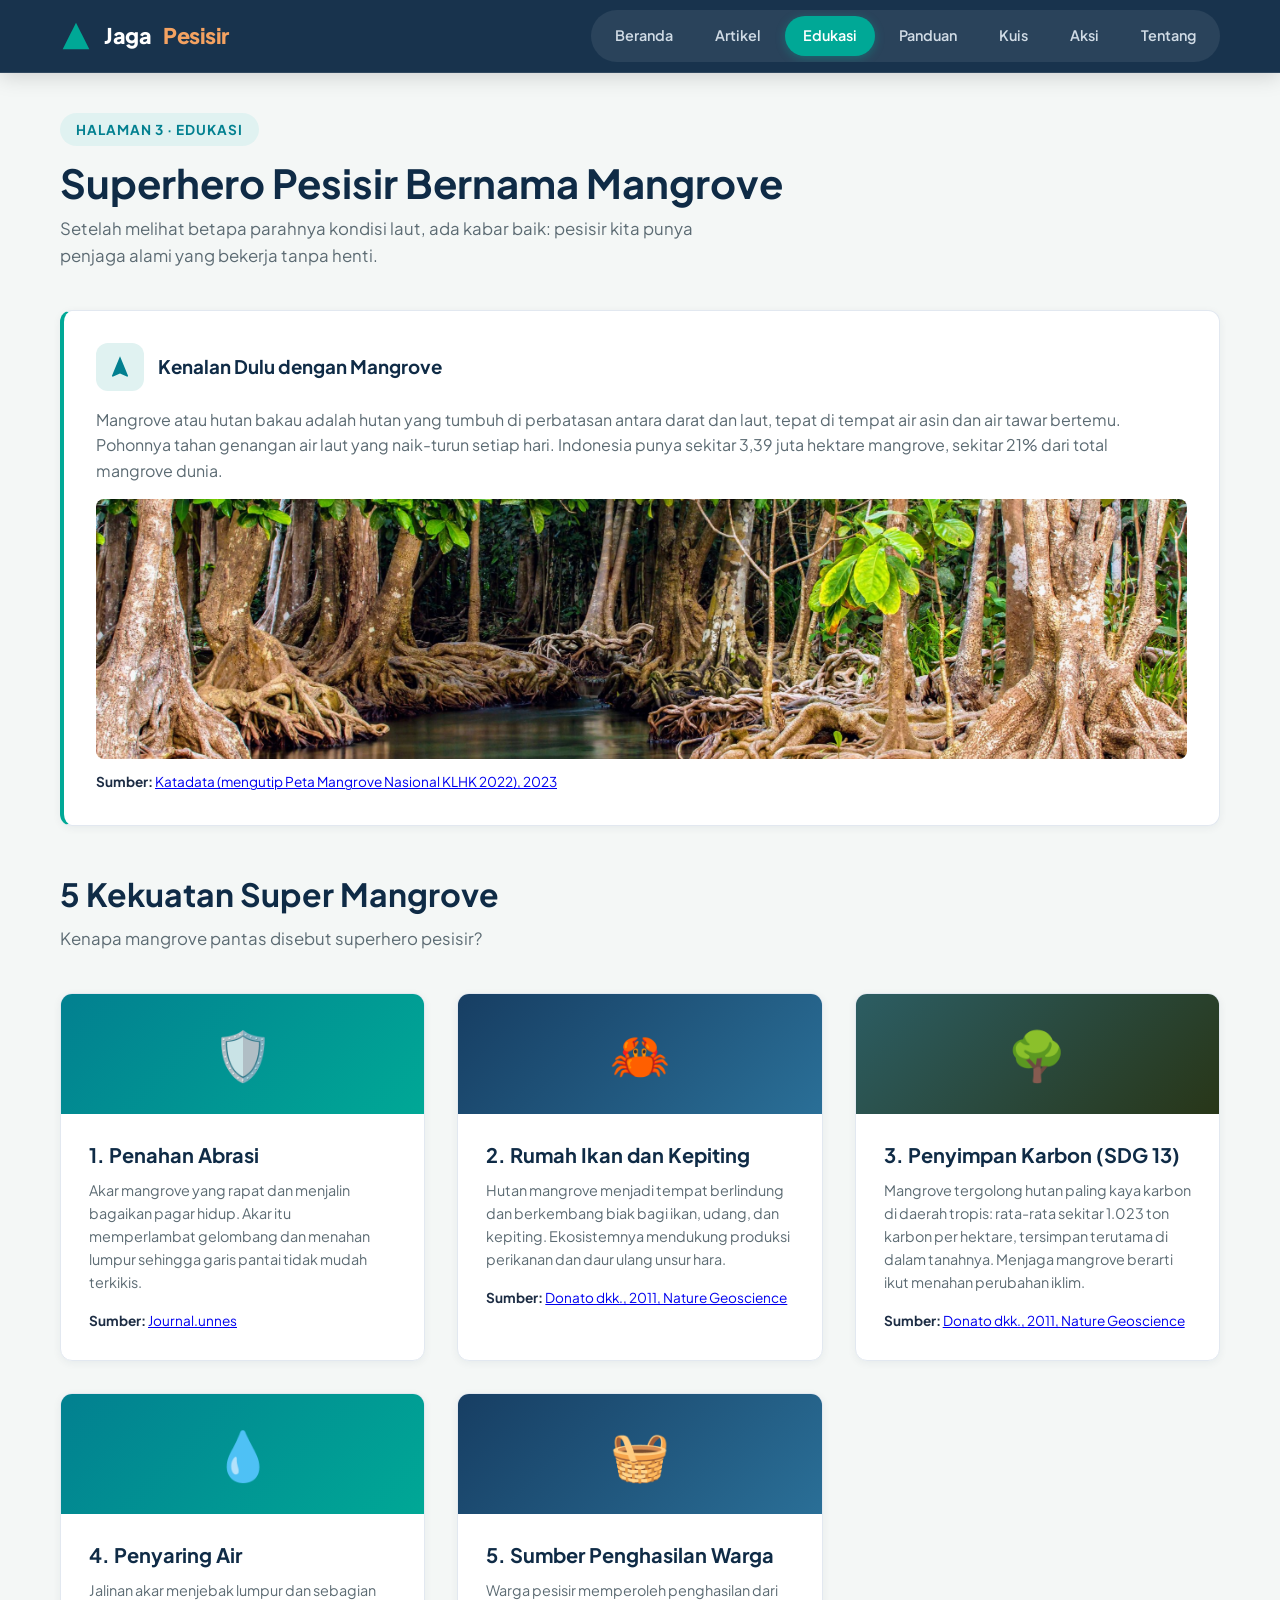
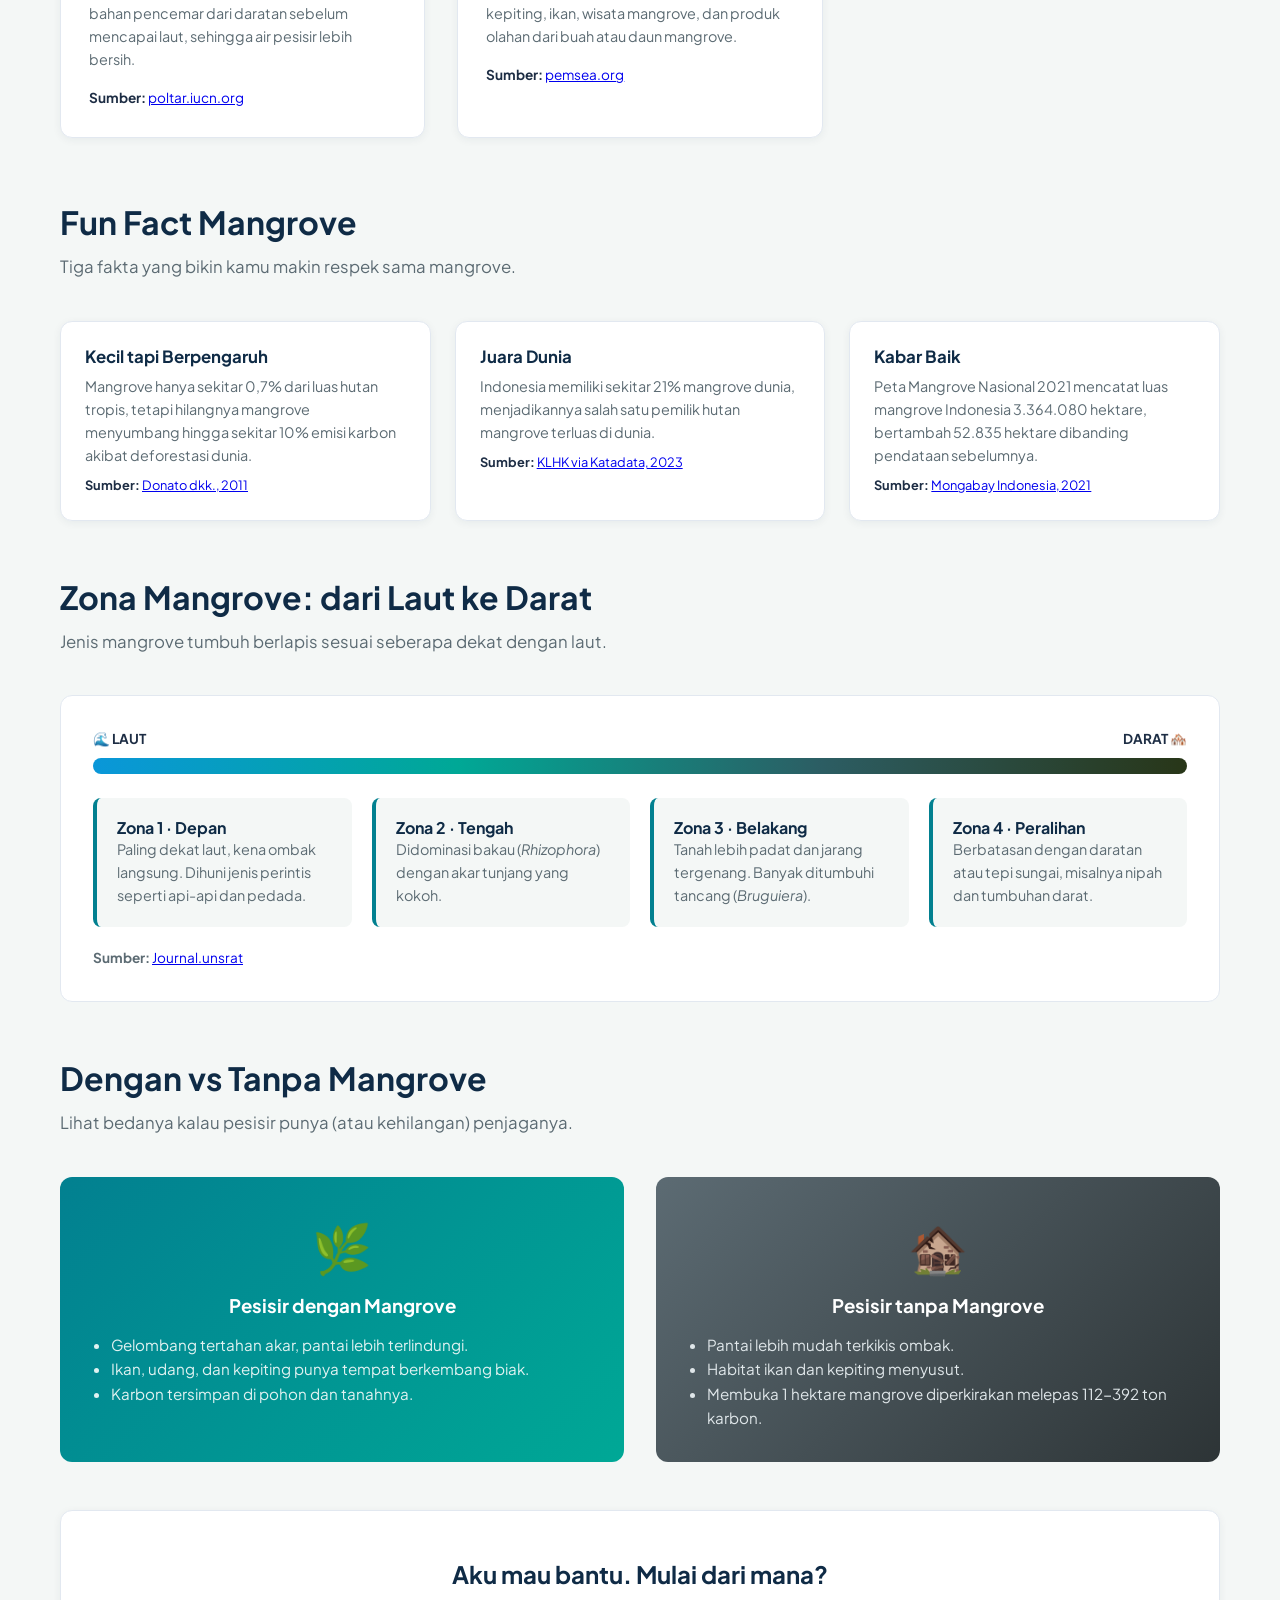
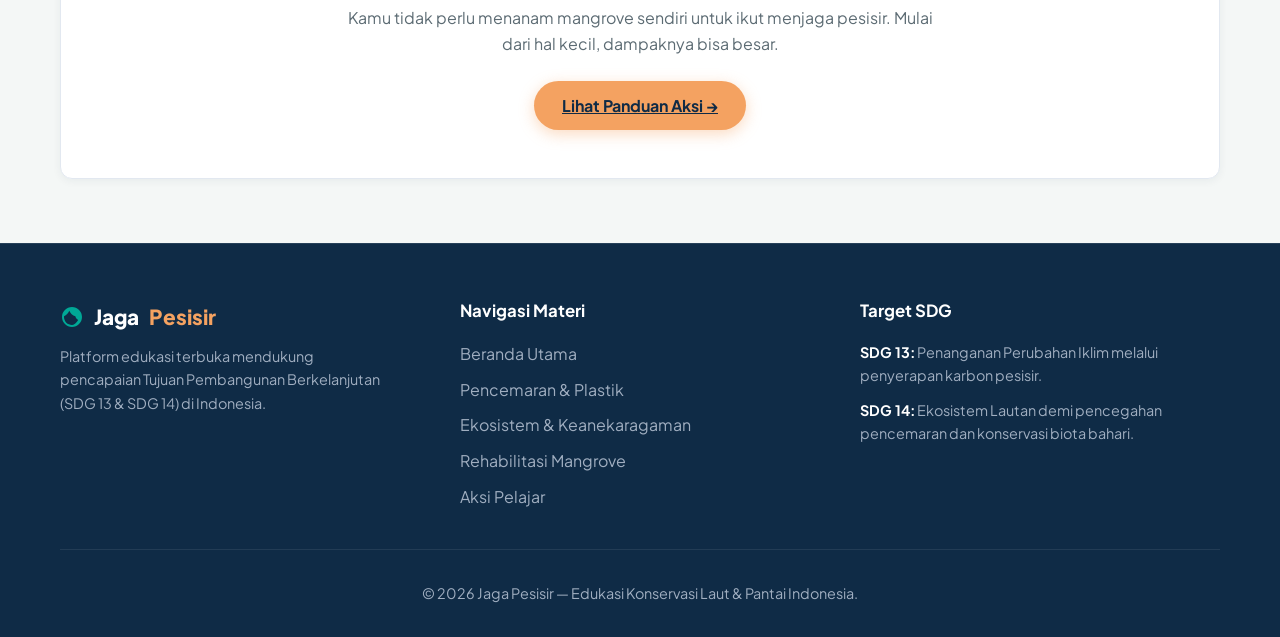
<file: edukasi.html>
<!DOCTYPE html>
<html lang="id">
<head>
    <meta charset="UTF-8">
    <meta name="viewport" content="width=device-width, initial-scale=1.0">
    <title>Rehabilitasi Mangrove — Jaga Pesisir</title>
    <link rel="preconnect" href="https://fonts.googleapis.com">
    <link rel="preconnect" href="https://fonts.gstatic.com" crossorigin>
    <link href="https://fonts.googleapis.com/css2?family=Plus+Jakarta+Sans:wght@400;500;600;700;800&display=swap" rel="stylesheet">
    <link rel="stylesheet" href="css/style.css">
</head>
<body>

    <header class="site-header">
        <div class="container header-inner">
            <a href="index.html" class="brand-logo">
                <svg viewBox="0 0 24 24"><path d="M12 2L2 22h20L12 2z"/></svg>
                Jaga <span>Pesisir</span>
            </a>

            <nav class="main-nav">
                <a href="index.html" class="nav-btn">Beranda</a>
                <a href="artikel.html" class="nav-btn">Artikel</a>
                <a href="edukasi.html" class="nav-btn active">Edukasi</a>
                <a href="panduan.html" class="nav-btn">Panduan</a>
                <a href="kuis.html" class="nav-btn">Kuis</a>
                <a href="aksi.html" class="nav-btn">Aksi</a>
                <a href="tentang.html" class="nav-btn">Tentang</a>
            </nav>
        </div>
    </header>

    <main>
        <!-- ============================================================
         HALAMAN 3 · EDUKASI → edukasi.html
         Judul: "Superhero Pesisir Bernama Mangrove"
         ============================================================ -->
    <div id="tab-mangrove" class="page-tab">
        <div class="container">
 
            <!-- Judul halaman -->
            <div style="margin-bottom: 2.5rem;">
                <span class="section-tag">Halaman 3 · Edukasi</span>
                <h1 class="section-title" style="font-size: 2.5rem; margin-bottom: 0.5rem;">
                    Superhero Pesisir Bernama Mangrove
                </h1>
                <p class="section-subtitle" style="margin-bottom: 0;">
                    Setelah melihat betapa parahnya kondisi laut, ada kabar baik:
                    pesisir kita punya penjaga alami yang bekerja tanpa henti.
                </p>
            </div>
 
            <!-- Pengantar -->
            <div class="info-box" style="margin-bottom: 3rem; border-left: 4px solid var(--teal-primary);">
                <div class="info-box-header">
                    <div class="info-box-icon">
                        <svg viewBox="0 0 24 24"><path d="M12 2L4.5 20.29l.71.71L12 18l6.79 3 .71-.71z"/></svg>
                    </div>
                    <h3>Kenalan Dulu dengan Mangrove</h3>
                </div>
                <p style="color: var(--text-muted);">
                    Mangrove atau hutan bakau adalah hutan yang tumbuh di perbatasan antara darat dan laut,
                    tepat di tempat air asin dan air tawar bertemu. Pohonnya tahan genangan air laut
                    yang naik-turun setiap hari. Indonesia punya sekitar 3,39 juta hektare mangrove,
                    sekitar 21% dari total mangrove dunia.
                </p>
                <img src="img/HUTANMANGOROVE.jpg" alt="Hutan mangrove di pesisir" class="case-img" style="height: 260px; margin-top: 1rem;" loading="lazy">
                <p style="font-size: 0.85rem; margin-top: 0.75rem;"><strong>Sumber:</strong>
                    <a href="https://katadata.co.id/ekonomi-hijau/ekonomi-sirkular/6538708fc6c13/21-hutan-mangrove-dunia-ada-di-indonesia-ini-3-provinsi-terbesar" target="_blank" rel="noopener">Katadata (mengutip Peta Mangrove Nasional KLHK 2022), 2023</a>
                </p>
            </div>
 
            <!-- 5 kekuatan super -->
            <h2 class="section-title">5 Kekuatan Super Mangrove</h2>
            <p class="section-subtitle">Kenapa mangrove pantas disebut superhero pesisir?</p>
 
            <div class="bastions-grid">
                <article class="bastion-card">
                    <div class="bastion-header-bg bastion-1"><span style="font-size: 3rem;">🛡️</span></div>
                    <div class="bastion-body">
                        <h3>1. Penahan Abrasi</h3>
                        <p style="font-size: 0.9rem; color: var(--text-muted); margin-bottom: 1rem;">Akar mangrove yang rapat dan menjalin bagaikan pagar hidup. Akar itu memperlambat gelombang dan menahan lumpur sehingga garis pantai tidak mudah terkikis.</p>
                        <p style="font-size: 0.85rem;"><strong>Sumber:</strong> <a href="https://journal.unnes.ac.id/nju/JPFI/article/viewFile/3037/3073" target="_blank" rel="noopener">Journal.unnes</a></p>
                    </div>
                </article>
                <article class="bastion-card">
                    <div class="bastion-header-bg bastion-2"><span style="font-size: 3rem;">🦀</span></div>
                    <div class="bastion-body">
                        <h3>2. Rumah Ikan dan Kepiting</h3>
                        <p style="font-size: 0.9rem; color: var(--text-muted); margin-bottom: 1rem;">Hutan mangrove menjadi tempat berlindung dan berkembang biak bagi ikan, udang, dan kepiting. Ekosistemnya mendukung produksi perikanan dan daur ulang unsur hara.</p>
                        <p style="font-size: 0.85rem;"><strong>Sumber:</strong> <a href="https://research.fs.usda.gov/treesearch/38862" target="_blank" rel="noopener">Donato dkk., 2011, Nature Geoscience</a></p>
                    </div>
                </article>
                <article class="bastion-card">
                    <div class="bastion-header-bg bastion-3"><span style="font-size: 3rem;">🌳</span></div>
                    <div class="bastion-body">
                        <h3>3. Penyimpan Karbon (SDG 13)</h3>
                        <p style="font-size: 0.9rem; color: var(--text-muted); margin-bottom: 1rem;">Mangrove tergolong hutan paling kaya karbon di daerah tropis: rata-rata sekitar 1.023 ton karbon per hektare, tersimpan terutama di dalam tanahnya. Menjaga mangrove berarti ikut menahan perubahan iklim.</p>
                        <p style="font-size: 0.85rem;"><strong>Sumber:</strong> <a href="https://research.fs.usda.gov/treesearch/38862" target="_blank" rel="noopener">Donato dkk., 2011, Nature Geoscience</a></p>
                    </div>
                </article>
                <article class="bastion-card">
                    <div class="bastion-header-bg bastion-1"><span style="font-size: 3rem;">💧</span></div>
                    <div class="bastion-body">
                        <h3>4. Penyaring Air</h3>
                        <p style="font-size: 0.9rem; color: var(--text-muted); margin-bottom: 1rem;">Jalinan akar menjebak lumpur dan sebagian bahan pencemar dari daratan sebelum mencapai laut, sehingga air pesisir lebih bersih.</p>
                        <p style="font-size: 0.85rem;"><strong>Sumber:</strong> <a href="https://portals.iucn.org/library/sites/library/files/documents/CES-002.pdf" target="_blank" rel="noopener">poltar.iucn.org</a> </p>
                    </div>
                </article>
                <article class="bastion-card">
                    <div class="bastion-header-bg bastion-2"><span style="font-size: 3rem;">🧺</span></div>
                    <div class="bastion-body">
                        <h3>5. Sumber Penghasilan Warga</h3>
                        <p style="font-size: 0.9rem; color: var(--text-muted); margin-bottom: 1rem;">Warga pesisir memperoleh penghasilan dari kepiting, ikan, wisata mangrove, dan produk olahan dari buah atau daun mangrove.</p>
                        <p style="font-size: 0.85rem;"><strong>Sumber:</strong> <a href="https://www.pemsea.org/resources/news/heres-how-sds-sea-project-generated-sustainable-livelihoods-communities" target="_blank" rel="noopener">pemsea.org</a> </p>
                    </div>
                </article>
            </div>
 
            <!-- Fun fact -->
            <h2 class="section-title">Fun Fact Mangrove</h2>
            <p class="section-subtitle">Tiga fakta yang bikin kamu makin respek sama mangrove.</p>
 
            <div class="species-grid" style="margin-bottom: 3.5rem;">
                <div class="species-card">
                    <h3 style="font-size: 1.05rem; margin-bottom: 0.5rem;">Kecil tapi Berpengaruh</h3>
                    <p style="font-size: 0.9rem; color: var(--text-muted);">
                        Mangrove hanya sekitar 0,7% dari luas hutan tropis, tetapi hilangnya mangrove
                        menyumbang hingga sekitar 10% emisi karbon akibat deforestasi dunia.
                    </p>
                    <p style="font-size: 0.8rem; margin-top: 0.5rem;"><strong>Sumber:</strong>
                        <a href="https://research.fs.usda.gov/treesearch/38862" target="_blank" rel="noopener">Donato dkk., 2011</a></p>
                </div>
                <div class="species-card">
                    <h3 style="font-size: 1.05rem; margin-bottom: 0.5rem;">Juara Dunia</h3>
                    <p style="font-size: 0.9rem; color: var(--text-muted);">
                        Indonesia memiliki sekitar 21% mangrove dunia, menjadikannya salah satu
                        pemilik hutan mangrove terluas di dunia.
                    </p>
                    <p style="font-size: 0.8rem; margin-top: 0.5rem;"><strong>Sumber:</strong>
                        <a href="https://katadata.co.id/ekonomi-hijau/ekonomi-sirkular/6538708fc6c13/21-hutan-mangrove-dunia-ada-di-indonesia-ini-3-provinsi-terbesar" target="_blank" rel="noopener">KLHK via Katadata, 2023</a></p>
                </div>
                <div class="species-card">
                    <h3 style="font-size: 1.05rem; margin-bottom: 0.5rem;">Kabar Baik</h3>
                    <p style="font-size: 0.9rem; color: var(--text-muted);">
                        Peta Mangrove Nasional 2021 mencatat luas mangrove Indonesia 3.364.080 hektare,
                        bertambah 52.835 hektare dibanding pendataan sebelumnya.
                    </p>
                    <p style="font-size: 0.8rem; margin-top: 0.5rem;"><strong>Sumber:</strong>
                        <a href="https://mongabay.co.id/2021/10/26/hutan-mangrove-nasional-berubah-semakin-luas/" target="_blank" rel="noopener">Mongabay Indonesia, 2021</a></p>
                </div>
            </div>
 
            <!-- Diagram zonasi -->
            <h2 class="section-title">Zona Mangrove: dari Laut ke Darat</h2>
            <p class="section-subtitle">Jenis mangrove tumbuh berlapis sesuai seberapa dekat dengan laut.</p>
 
            <div class="zonation-box" style="margin-bottom: 3.5rem;">
                <div style="display: flex; justify-content: space-between; font-weight: 700; font-size: 0.85rem; margin-bottom: 0.5rem;">
                    <span>🌊 LAUT</span><span>DARAT 🏘️</span>
                </div>
                <div style="height: 16px; border-radius: 10px; background: linear-gradient(90deg, #0a97d9, #00a896, #2c5d63, #283618);"></div>
                <ul class="zone-list">
                    <li class="zone-item"><h4>Zona 1 · Depan</h4><p style="font-size: 0.9rem; color: var(--text-muted);">Paling dekat laut, kena ombak langsung. Dihuni jenis perintis seperti api-api dan pedada.</p></li>
                    <li class="zone-item"><h4>Zona 2 · Tengah</h4><p style="font-size: 0.9rem; color: var(--text-muted);">Didominasi bakau (<em>Rhizophora</em>) dengan akar tunjang yang kokoh.</p></li>
                    <li class="zone-item"><h4>Zona 3 · Belakang</h4><p style="font-size: 0.9rem; color: var(--text-muted);">Tanah lebih padat dan jarang tergenang. Banyak ditumbuhi tancang (<em>Bruguiera</em>).</p></li>
                    <li class="zone-item"><h4>Zona 4 · Peralihan</h4><p style="font-size: 0.9rem; color: var(--text-muted);">Berbatasan dengan daratan atau tepi sungai, misalnya nipah dan tumbuhan darat.</p></li>
                </ul>
                <p style="font-size: 0.85rem; color: var(--text-muted); margin-top: 1.25rem;">
                    <strong>Sumber:</strong> <a href="https://ejournal.unsrat.ac.id/v2/index.php/cocos/article/view/6561?utm_source=chatgpt.com" target="_blank" rel="noopener">Journal.unsrat</a></p>
            </div>
 
            <!-- Dengan vs tanpa mangrove -->
            <h2 class="section-title">Dengan vs Tanpa Mangrove</h2>
            <p class="section-subtitle">Lihat bedanya kalau pesisir punya (atau kehilangan) penjaganya.</p>
 
            <div class="info-cards-2col" style="margin-bottom: 3rem;">
                <div style="background: linear-gradient(135deg, #028090, #00a896); border-radius: var(--radius-md); padding: 2rem; color: #fff;">
                    <div style="font-size: 3rem; text-align: center;">🌿</div>
                    <h3 style="color: #fff; text-align: center; margin: 0.5rem 0 1rem;">Pesisir dengan Mangrove</h3>
                    <ul style="font-size: 0.95rem; color: #e0f2f1; padding-left: 1.2rem;">
                        <li>Gelombang tertahan akar, pantai lebih terlindungi.</li>
                        <li>Ikan, udang, dan kepiting punya tempat berkembang biak.</li>
                        <li>Karbon tersimpan di pohon dan tanahnya.</li>
                    </ul>
                </div>
                <div style="background: linear-gradient(135deg, #5c6b73, #2d3436); border-radius: var(--radius-md); padding: 2rem; color: #fff;">
                    <div style="font-size: 3rem; text-align: center;">🏚️</div>
                    <h3 style="color: #fff; text-align: center; margin: 0.5rem 0 1rem;">Pesisir tanpa Mangrove</h3>
                    <ul style="font-size: 0.95rem; color: #dfe6e9; padding-left: 1.2rem;">
                        <li>Pantai lebih mudah terkikis ombak.</li>
                        <li>Habitat ikan dan kepiting menyusut.</li>
                        <li>Membuka 1 hektare mangrove diperkirakan melepas 112-392 ton karbon.</li>
                    </ul>
                </div>
            </div>
 
            <!-- Penutup -> Panduan -->
            <div class="info-box" style="text-align: center; padding: 3rem 2rem;">
                <h2 style="margin-bottom: 1rem;">Aku mau bantu. Mulai dari mana?</h2>
                <p style="color: var(--text-muted); margin-bottom: 1.5rem; max-width: 600px; margin-left: auto; margin-right: auto;">
                    Kamu tidak perlu menanam mangrove sendiri untuk ikut menjaga pesisir.
                    Mulai dari hal kecil, dampaknya bisa besar.
                </p>
                <a href="panduan.html" class="cta-btn">Lihat Panduan Aksi →</a>
            </div>
 
        </div>
    </div>
    </main>

    <footer class="site-footer">
        <div class="container">
            <div class="footer-grid">
                <div>
                    <div class="footer-brand">
                        <svg width="24" height="24" viewBox="0 0 24 24" fill="var(--teal-primary)"><path d="M12 2C6.48 2 2 6.48 2 12s4.48 10 10 10 10-4.48 10-10S17.52 2 12 2zm0 18c-4.41 0-8-3.59-8-8 0-.29.02-.58.05-.86 2.36-1.05 4.23-2.98 5.21-5.42 1.12 2.65 3.32 4.67 6.07 5.48.45 1.57 1.48 2.89 2.86 3.69-1.57 3.11-4.78 5.11-6.19 5.11z"/></svg>
                        Jaga<span>Pesisir</span>
                    </div>
                    <p style="font-size: 0.9rem; line-height: 1.6; max-width: 320px;">
                        Platform edukasi terbuka mendukung pencapaian Tujuan Pembangunan Berkelanjutan (SDG 13 & SDG 14) di Indonesia.
                    </p>
                </div>

                <div class="footer-col">
                    <h4>Navigasi Materi</h4>
                    <ul class="footer-links">
                        <li><a href="index.html">Beranda Utama</a></li>
                        <li><a href="pencemaran.html">Pencemaran & Plastik</a></li>
                        <li><a href="ekosistem.html">Ekosistem & Keanekaragaman</a></li>
                        <li><a href="mangrove.html">Rehabilitasi Mangrove</a></li>
                        <li><a href="aksi.html">Aksi Pelajar</a></li>
                    </ul>
                </div>

                <div class="footer-col">
                    <h4>Target SDG</h4>
                    <p style="font-size: 0.9rem; margin-bottom: 0.75rem;">
                        <strong style="color: #ffffff;">SDG 13:</strong> Penanganan Perubahan Iklim melalui penyerapan karbon pesisir.
                    </p>
                    <p style="font-size: 0.9rem;">
                        <strong style="color: #ffffff;">SDG 14:</strong> Ekosistem Lautan demi pencegahan pencemaran dan konservasi biota bahari.
                    </p>
                </div>
            </div>

            <div class="footer-bottom">
                <p>&copy; 2026 Jaga Pesisir — Edukasi Konservasi Laut & Pantai Indonesia.</p>
            </div>
        </div>
    </footer>

</body>
</html>
</file>
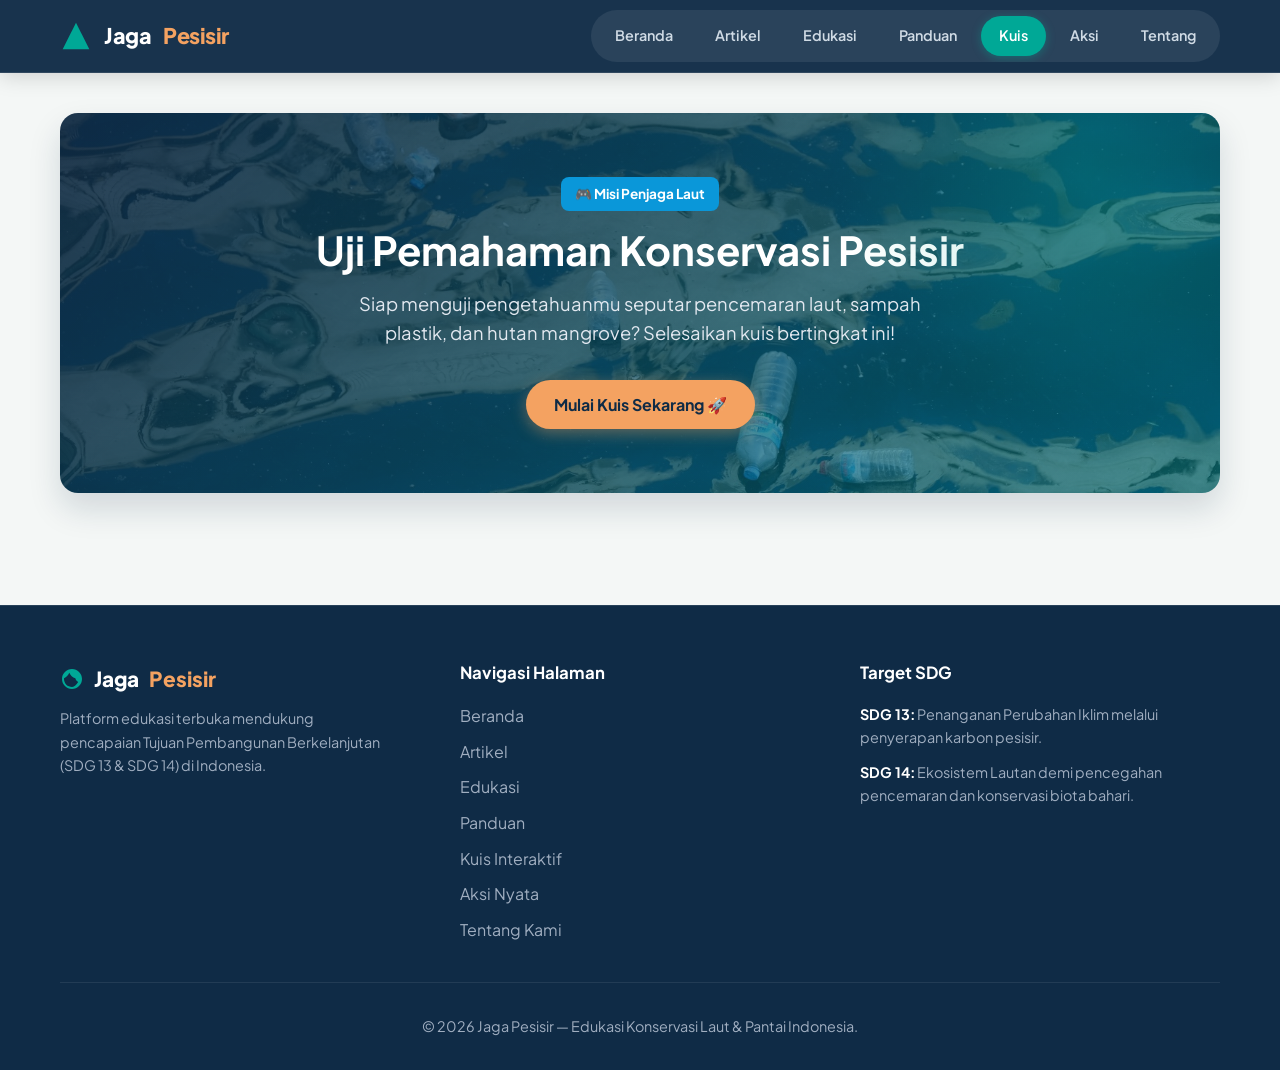
<file: kuis.html>
<!DOCTYPE html>
<html lang="id">
<head>
    <meta charset="UTF-8">
    <meta name="viewport" content="width=device-width, initial-scale=1.0">
    <title>Kuis Interaktif — Jaga Pesisir</title>
    <link rel="preconnect" href="https://fonts.googleapis.com">
    <link rel="preconnect" href="https://fonts.gstatic.com" crossorigin>
    <link href="https://fonts.googleapis.com/css2?family=Plus+Jakarta+Sans:wght@400;500;600;700;800&display=swap" rel="stylesheet">
    <link rel="stylesheet" href="css/style.css">
</head>
<body>

    <!-- Header Navigation -->
    <header class="site-header">
        <div class="container header-inner">
            <a href="index.html" class="brand-logo">
                <svg viewBox="0 0 24 24"><path d="M12 2L2 22h20L12 2z"/></svg>
                Jaga <span>Pesisir</span>
            </a>

            <nav class="main-nav">
                <a href="index.html" class="nav-btn">Beranda</a>
                <a href="artikel.html" class="nav-btn">Artikel</a>
                <a href="edukasi.html" class="nav-btn">Edukasi</a>
                <a href="panduan.html" class="nav-btn">Panduan</a>
                <a href="kuis.html" class="nav-btn active">Kuis</a>
                <a href="aksi.html" class="nav-btn">Aksi</a>
                <a href="tentang.html" class="nav-btn">Tentang</a>
            </nav>
        </div>
    </header>

    <main>
        <div class="container">
            <!-- PURE CSS GAME STATE TOGGLES (SEMBUNYI) -->
            <input type="checkbox" id="quiz-start-toggle" class="quiz-state-toggle">
            <input type="checkbox" id="level-2-toggle" class="quiz-state-toggle">

            <!-- SCREEN 1: KOTAK MULAI KUIS (AWAL) -->
            <div class="quiz-start-screen">
                <div class="hero-card" style="text-align: center; padding: 4rem 2rem;">
                    <span class="sdg-badge sdg-14" style="margin-bottom: 1rem;">🎮 Misi Penjaga Laut</span>
                    <h1 class="hero-title" style="font-size: 2.5rem; margin-bottom: 1rem;">Uji Pemahaman Konservasi Pesisir</h1>
                    <p class="hero-desc" style="max-width: 600px; margin: 0 auto 2rem auto;">
                        Siap menguji pengetahuanmu seputar pencemaran laut, sampah plastik, dan hutan mangrove? Selesaikan kuis bertingkat ini!
                    </p>
                    <label for="quiz-start-toggle" class="cta-btn" style="display: inline-flex; cursor: pointer;">
                        Mulai Kuis Sekarang 🚀
                    </label>
                </div>
            </div>

            <!-- CONTAINER SELURUH LEVEL (SEMBUNYI SEBELUM TOMBOL START DITEKAN) -->
            <div class="quiz-levels-container">
                
                <!-- LEVEL 1: PENCEMARAN & SAMPAH -->
                <section class="quiz-level-step level-1">
                    <span class="section-tag">Level 1</span>

                    <!-- Soal 1 -->
                    <div class="quiz-card">
                        <h3>1. Sekitar berapa persen mengrove dunia yang berada di Indonesia?</h3>
                        <div class="quiz-options">
                            <label class="quiz-option-label">
                                <input type="radio" name="q1" class="quiz-radio wrong">
                                <span class="quiz-opt-btn">A. Kurang dari 5%</span>
                                <div class="quiz-feedback wrong-fb">❌ Kurang tepat. Angkanya jauh lebih besar dari itu</div>
                            </label>
                            <label class="quiz-option-label">
                                <input type="radio" name="q1" class="quiz-radio correct">
                                <span class="quiz-opt-btn">B. Sekitar 20-25%</span>
                                <div class="quiz-feedback correct-fb">✅ Benar! Menurut KLH/BPLH, Indonesia menyimpan sekitar seperlima hingga seperempat mangrove dunia, dengan luas sekitar 3,4 juta hektar.</div>
                            </label>
                            <label class="quiz-option-label">
                                <input type="radio" name="q1" class="quiz-radio wrong">
                                <span class="quiz-opt-btn">C. Lebih dari 70%</span>
                                <div class="quiz-feedback wrong-fb">❌ Salah. Indonesia memang punya mangrove terluas di dunia, tetapi bukan sebagian besar dari total mangrove dunia.</div>
                            </label>
                        </div>
                    </div>

                    <!-- Soal 2 -->
                    <div class="quiz-card">
                        <h3>2. Menurut pemantauan LIPI (2017), berapa persen terumbu karang Indonesia yang berada dalam kondisi jelek?</h3>
                        <div class="quiz-options">
                            <label class="quiz-option-label">
                                <input type="radio" name="q2" class="quiz-radio wrong">
                                <span class="quiz-opt-btn">A. Sekitar 3,5%</span>
                                <div class="quiz-feedback wrong-fb">❌ Kurang tepat. Angkanya jauh lebih besar dari itu.</div>
                            </label>
                            <label class="quiz-option-label">
                                <input type="radio" name="q2" class="quiz-radio wrong">
                                <span class="quiz-opt-btn">B. Sekitar 80%</span>
                                <div class="quiz-feedback wrong-fb">❌ Salah. Kondisi jelek memang mengkhawatirkan, tetapi bukan sebagian besar terumbu karang.</div>
                            </label>
                            <label class="quiz-option-label">
                                <input type="radio" name="q2" class="quiz-radio correct">
                                <span class="quiz-opt-btn">C. Sekitar 35,15%</span>
                                <div class="quiz-feedback correct-fb">✅ Tepat! Hanya 6,39% terumbu karang yang berada dalam kondisi sangat baik, sehingga upaya perlindungannya sangat mendesak.</div>
                            </label>
                        </div>
                    </div>

                    <!-- Soal 3 -->
                    <div class="quiz-card">
                        <h3>3. Manakah SDG yang secara khusus membahas perlindungan ekosistem lautan?</h3>
                        <div class="quiz-options">
                            <label class="quiz-option-label">
                                <input type="radio" name="q3" class="quiz-radio correct">
                                <span class="quiz-opt-btn">A. SDG 14 (Life Below Water / Ekosistem Lautan).</span>
                                <div class="quiz-feedback correct-fb">✅ Benar! SDG 14 berfokus pada pelestarian dan pemanfaatan lautan serta sumber daya laut secara berkelanjutan.</div>
                            </label>
                            <label class="quiz-option-label">
                                <input type="radio" name="q3" class="quiz-radio wrong">
                                <span class="quiz-opt-btn">B. SDG 12 (Konsumsi dan Produksi yang Bertanggung Jawab).</span>
                                <div class="quiz-feedback wrong-fb">❌ Kurang tepat. SDG 12 berfokus pada pola konsumsi dan produksi, bukan ekosistem laut.</div>
                            </label>
                            <label class="quiz-option-label">
                                <input type="radio" name="q3" class="quiz-radio wrong">
                                <span class="quiz-opt-btn">C. SDG 15 (Life on Land / Ekosistem Daratan).</span>
                                <div class="quiz-feedback wrong-fb">❌ Salah. SDG 15 berfokus pada ekosistem daratan dan keanekaragaman hayati darat.</div>
                            </label>
                        </div>
                    </div>

                    <!--Soal 4-->
                    <div class="quiz-card">
                        <h3>4. Apa yang dimaksud dengan mikroplastik?</h3>
                        <div class="quiz-options">
                            <label class="quiz-option-label">
                                <input type="radio" name="q4" class="quiz-radio correct">
                                <span class="quiz-opt-btn">A. Partikel plastik berukuran kurang dari 5 mm hasil penguraian sampah plastik yang lebih besar.</span>
                                <div class="quiz-feedback correct-fb">✅ Tepat! Karena sangat kecil, mikroplastik mudah tertelan plankton dan ikan, lalu ikut masuk ke rantai makanan.</div>
                            </label>
                            <label class="quiz-option-label">
                                <input type="radio" name="q4" class="quiz-radio wrong">
                                <span class="quiz-opt-btn">B. Kantong plastik utuh yang mengapung di permukaan laut.</span>
                                <div class="quiz-feedback wrong-fb">❌ Kurang tepat. Kantong plastik utuh disebut sampah makroplastik, bukan mikroplastik.</div>
                            </label>
                            <label class="quiz-option-label">
                                <input type="radio" name="q4" class="quiz-radio wrong">
                                <span class="quiz-opt-btn">C. Plastik khusus yang bisa terurai dalam waktu satu minggu.</span>
                                <div class="quiz-feedback wrong-fb">❌ Salah. Mikroplastik justru sangat sulit hilang dan bisa bertahan sangat lama di lingkungan.</div>
                            </label>
                        </div>
                    </div>

                    <!-- Soal 5 -->
                    <div class="quiz-card">
                        <h3>5. Apa penyebab utama pemutihan karang (coral bleaching)?</h3>
                        <div class="quiz-options">
                            <label class="quiz-option-label">
                                <input type="radio" name="q5" class="quiz-radio wrong">
                                <span class="quiz-opt-btn">A. Terlalu banyak ikan di sekitar terumbu karang.</span>
                                <div class="quiz-feedback wrong-fb">❌ Kurang tepat. Ikan justru membantu terumbu karang tetap sehat.</div>
                            </label>
                            <label class="quiz-option-label">
                                <input type="radio" name="q5" class="quiz-radio correct">
                                <span class="quiz-opt-btn">B. Kenaikan suhu air laut akibat perubahan iklim.</span>
                                <div class="quiz-feedback correct-fb">✅ Benar! Saat laut terlalu hangat, karang melepaskan alga yang hidup di jaringannya sehingga berubah menjadi putih dan rentan mati.</div>
                            </label>
                            <label class="quiz-option-label">
                                <input type="radio" name="q5" class="quiz-radio wrong">
                                <span class="quiz-opt-btn">C. Ombak yang terlalu besar di malam hari.</span>
                                <div class="quiz-feedback wrong-fb">❌ Salah. Ombak bisa merusak fisik karang, tetapi bukan penyebab utama pemutihan.</div>
                            </label>
                        </div>
                    </div>

                    <!-- KONFIRMASI LANJUT KE LEVEL 2 -->
                    <div class="level-next-box">
                        <p style="font-weight: 600; margin-bottom: 0.75rem;">Sudah selesai menjawab Level 1?</p>
                        <label for="level-2-toggle" class="cta-btn" style="cursor: pointer;">
                            Konfirmasi & Lanjut ke Level 2 ⏩
                        </label>
                    </div>
                </section>

                <!-- LEVEL 2: EKOSISTEM & MANGROVE -->
                <section class="quiz-level-step level-2">
                    <span class="section-tag">Level 2</span>

                    <!-- Soal 6 -->
                    <div class="quiz-card">
                        <h3>6. Mengapa penyu sering memakan kantong plastik di laut?</h3>
                        <div class="quiz-options">
                            <label class="quiz-option-label">
                                <input type="radio" name="q6" class="quiz-radio wrong">
                                <span class="quiz-opt-btn">A. Karena penyu menyukai rasa plastik.</span>
                                <div class="quiz-feedback wrong-fb">❌ Kurang tepat. Penyu tidak memilih plastik karena rasanya.</div>
                            </label>
                            <label class="quiz-option-label">
                                <input type="radio" name="q6" class="quiz-radio wrong">
                                <span class="quiz-opt-btn">B. Karena kantong plastik dipakai penyu untuk membuat sarang.</span>
                                <div class="quiz-feedback wrong-fb">❌ Salah. Penyu bertelur di pasir pantai, bukan memakai plastik.</div>
                            </label>
                            <label class="quiz-option-label">
                                <input type="radio" name="q6" class="quiz-radio correct">
                                <span class="quiz-opt-btn">C. Karena plastik yang melayang di air tampak seperti ubur-ubur, makanan alami penyu.</span>
                                <div class="quiz-feedback correct-fb">✅ Tepat! Plastik yang tertelan bisa menyumbat saluran pencernaan dan membuat penyu sakit atau mati. </div>
                            </label>
                        </div>
                    </div>

                    <!-- Soal 7 -->
                    <div class="quiz-card">
                        <h3>7. Apa manfaat utama hutan mangrove bagi wilayah pesisir?</h3>
                        <div class="quiz-options">
                            <label class="quiz-option-label">
                                <input type="radio" name="q7" class="quiz-radio wrong">
                                <span class="quiz-opt-btn">A. Membuat air laut menjadi tawar.</span>
                                <div class="quiz-feedback wrong-fb">❌ Kurang tepat. Mangrove toleran terhadap garam, tetapi tidak mengubah air laut menjadi tawar.</div>
                            </label>
                            <label class="quiz-option-label">
                                <input type="radio" name="q7" class="quiz-radio correct">
                                <span class="quiz-opt-btn">B. Menahan abrasi dan ombak, serta menjadi tempat berkembang biak biota laut muda.</span>
                                <div class="quiz-feedback correct-fb">✅ Benar! Akar mangrove menahan tanah dan meredam ombak, sekaligus menjadi tempat pembesaran ikan, udang, dan kepiting.</div>
                            </label>
                            <label class="quiz-option-label">
                                <input type="radio" name="q7" class="quiz-radio wrong">
                                <span class="quiz-opt-btn">C. Menghasilkan garam untuk industri.</span>
                                <div class="quiz-feedback wrong-fb">❌ Salah. Manfaat utama mangrove adalah perlindungan pantai dan habitat, bukan produksi garam.</div>
                            </label>
                        </div>
                    </div>

                    <!--Soal 8-->
                    <div class="quiz-card">
                        <h3>8. Apa yang disebut jaring hantu (ghost nets)?</h3>
                        <div class="quiz-options">
                            <label class="quiz-option-label">
                                <input type="radio" name="q8" class="quiz-radio correct">
                                <span class="quiz-opt-btn">A. Jaring ikan yang hilang atau dibuang di laut dan terus menjerat biota laut.</span>
                                <div class="quiz-feedback correct-fb">✅ Tepat! Jaring ini tetap menangkap penyu, ikan, dan mamalia laut meski tidak ada lagi nelayan yang menggunakannya.</div>
                            </label>
                            <label class="quiz-option-label">
                                <input type="radio" name="q8" class="quiz-radio wrong">
                                <span class="quiz-opt-btn">B. Jaring khusus yang hanya digunakan pada malam hari.</span>
                                <div class="quiz-feedback wrong-fb">❌ Kurang tepat. Istilah ini merujuk pada jaring yang ditinggalkan, bukan waktu penggunaannya.</div>
                            </label>
                            <label class="quiz-option-label">
                                <input type="radio" name="q8" class="quiz-radio wrong">
                                <span class="quiz-opt-btn">C. Jaring pelindung untuk menjaga terumbu karang.</span>
                                <div class="quiz-feedback wrong-fb">❌ Salah. Jaring hantu justru mengancam terumbu karang dan biota laut.</div>
                            </label>
                        </div>
                    </div>

                    <!-- Soal 9 -->
                    <div class="quiz-card">
                        <h3>9. Apa yang dimaksud dengan karbon biru (blue carbon)?</h3>
                        <div class="quiz-options">
                            <label class="quiz-option-label">
                                <input type="radio" name="q9" class="quiz-radio wrong">
                                <span class="quiz-opt-btn">A. Karbon yang dihasilkan kapal laut.</span>
                                <div class="quiz-feedback wrong-fb">❌ Kurang tepat. Itu emisi dari kapal, bukan karbon biru.</div>
                            </label>
                            <label class="quiz-option-label">
                                <input type="radio" name="q9" class="quiz-radio wrong">
                                <span class="quiz-opt-btn">B. Gas karbon yang berwarna biru di atmosfer.</span>
                                <div class="quiz-feedback wrong-fb">❌ Salah. Karbon biru bukan soal warna gas.</div>
                            </label>
                            <label class="quiz-option-label">
                                <input type="radio" name="q9" class="quiz-radio correct">
                                <span class="quiz-opt-btn">C.Karbon yang tersimpan di ekosistem pesisir seperti mangrove dan padang lamun.</span>
                                <div class="quiz-feedback correct-fb">✅ Benar! Ekosistem pesisir menyimpan karbon, sehingga merusaknya dapat melepas karbon kembali ke atmosfer.</div>
                            </label>
                        </div>
                    </div>

                    <!-- Soal 10 -->
                    <div class="quiz-card">
                        <h3>10. Manakah kebiasaan sehari-hari yang paling membantu mengurangi sampah plastik yang berakhir di laut?</h3>
                        <div class="quiz-options">
                            <label class="quiz-option-label">
                                <input type="radio" name="q10" class="quiz-radio wrong">
                                <span class="quiz-opt-btn">A. Membuang sampah ke sungai agar hanyut.</span>
                                <div class="quiz-feedback wrong-fb">❌ Salah. Sampah dari sungai akhirnya mengalir ke laut.</div>
                            </label>
                            <label class="quiz-option-label">
                                <input type="radio" name="q10" class="quiz-radio correct">
                                <span class="quiz-opt-btn">B. Membawa botol minum dan tas belanja sendiri.</span>
                                <div class="quiz-feedback correct-fb">✅ Tepat! Mengurangi plastik sekali pakai dari sumbernya adalah langkah termudah yang bisa dilakukan setiap pelajar.</div>
                            </label>
                            <label class="quiz-option-label">
                                <input type="radio" name="q10" class="quiz-radio wrong">
                                <span class="quiz-opt-btn">C. Membakar sampah plastik di pantai.</span>
                                <div class="quiz-feedback wrong-fb">❌ Kurang tepat. Membakar plastik melepas asap beracun dan tidak menyelesaikan masalah.</div>
                            </label>
                        </div>
                    </div>

                    <!-- SELESAI SELURUH KUIS -->
                    <div class="quiz-finish-box">
                        <h3>🎉 Selamat! Kamu Berhasil Menyelesaikan Semua Level!</h3>
                        <p style="color: var(--text-muted); margin: 0.5rem 0 1.5rem 0;">
                            Kamu telah siap mengambil peran nyata dalam menjaga kelestarian laut.
                        </p>
                        <a href="aksi.html" class="cta-btn">
                            Lanjut ke Misi Aksi Nyata 🌊
                        </a>
                    </div>
                </section>

            </div>
        </div>
    </main>

    <!-- Footer -->
    <footer class="site-footer">
        <div class="container">
            <div class="footer-grid">
                <div>
                    <div class="footer-brand">
                        <svg width="24" height="24" viewBox="0 0 24 24" fill="var(--teal-primary)"><path d="M12 2C6.48 2 2 6.48 2 12s4.48 10 10 10 10-4.48 10-10S17.52 2 12 2zm0 18c-4.41 0-8-3.59-8-8 0-.29.02-.58.05-.86 2.36-1.05 4.23-2.98 5.21-5.42 1.12 2.65 3.32 4.67 6.07 5.48.45 1.57 1.48 2.89 2.86 3.69-1.57 3.11-4.78 5.11-6.19 5.11z"/></svg>
                        Jaga<span>Pesisir</span>
                    </div>
                    <p style="font-size: 0.9rem; line-height: 1.6; max-width: 320px;">
                        Platform edukasi terbuka mendukung pencapaian Tujuan Pembangunan Berkelanjutan (SDG 13 & SDG 14) di Indonesia.
                    </p>
                </div>

                <div class="footer-col">
                    <h4>Navigasi Halaman</h4>
                    <ul class="footer-links">
                        <li><a href="index.html">Beranda</a></li>
                        <li><a href="artikel.html">Artikel</a></li>
                        <li><a href="edukasi.html">Edukasi</a></li>
                        <li><a href="panduan.html">Panduan</a></li>
                        <li><a href="kuis.html">Kuis Interaktif</a></li>
                        <li><a href="aksi.html">Aksi Nyata</a></li>
                        <li><a href="tentang.html">Tentang Kami</a></li>
                    </ul>
                </div>

                <div class="footer-col">
                    <h4>Target SDG</h4>
                    <p style="font-size: 0.9rem; margin-bottom: 0.75rem;">
                        <strong style="color: #ffffff;">SDG 13:</strong> Penanganan Perubahan Iklim melalui penyerapan karbon pesisir.
                    </p>
                    <p style="font-size: 0.9rem;">
                        <strong style="color: #ffffff;">SDG 14:</strong> Ekosistem Lautan demi pencegahan pencemaran dan konservasi biota bahari.
                    </p>
                </div>
            </div>

            <div class="footer-bottom">
                <p>&copy; 2026 Jaga Pesisir — Edukasi Konservasi Laut & Pantai Indonesia.</p>
            </div>
        </div>
    </footer>

</body>
</html>
</file>
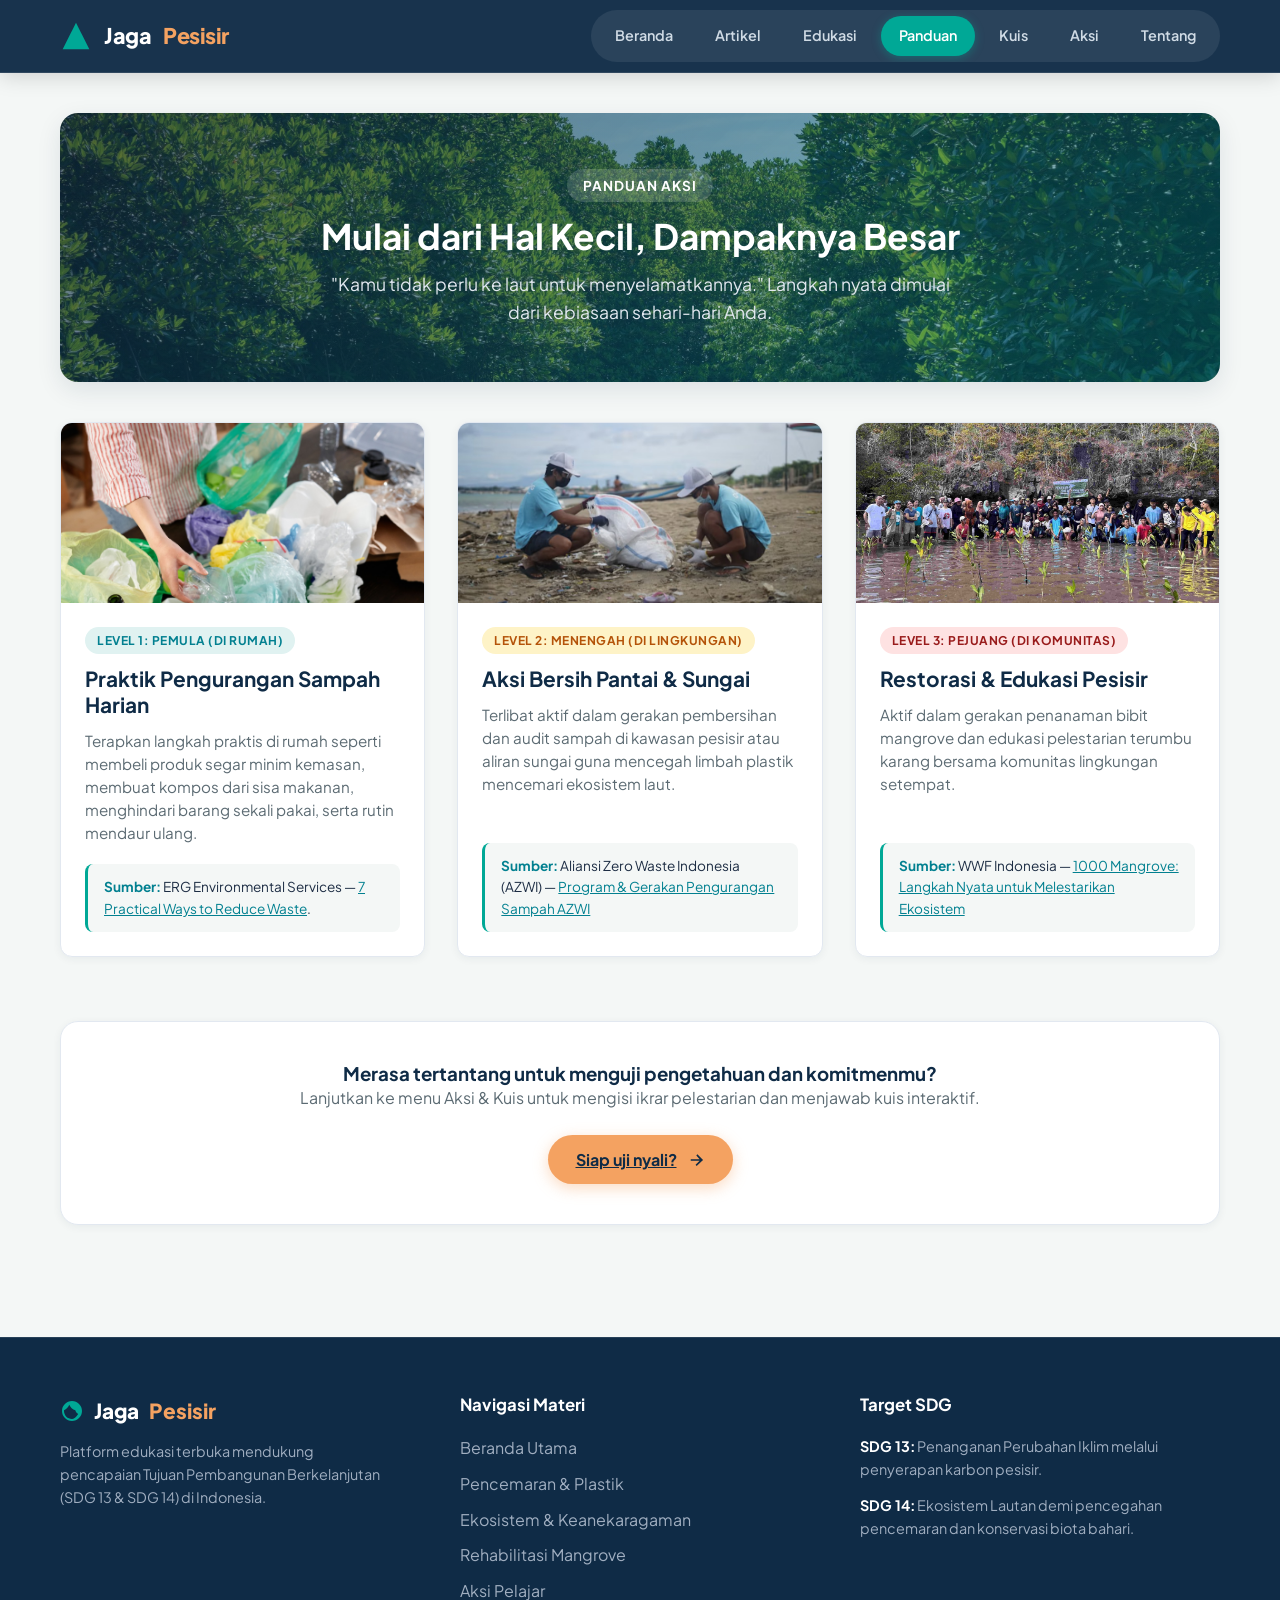
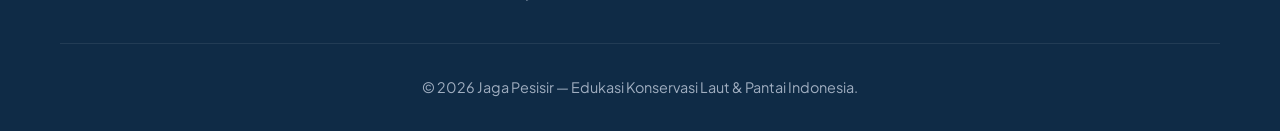
<file: panduan.html>
<!DOCTYPE html>
<html lang="id">
<head>
    <meta charset="UTF-8">
    <meta name="viewport" content="width=device-width, initial-scale=1.0">
    <title>Pencemaran Laut — Jaga Pesisir</title>
    <link rel="preconnect" href="https://fonts.googleapis.com">
    <link rel="preconnect" href="https://fonts.gstatic.com" crossorigin>
    <link href="https://fonts.googleapis.com/css2?family=Plus+Jakarta+Sans:wght@400;500;600;700;800&display=swap" rel="stylesheet">
    <link rel="stylesheet" href="css/style.css">
</head>
<body>

    <header class="site-header">
        <div class="container header-inner">
            <a href="index.html" class="brand-logo">
                <svg viewBox="0 0 24 24"><path d="M12 2L2 22h20L12 2z"/></svg>
                Jaga <span>Pesisir</span>
            </a>

            <nav class="main-nav">
                <a href="index.html" class="nav-btn">Beranda</a>
                <a href="artikel.html" class="nav-btn">Artikel</a>
                <a href="edukasi.html" class="nav-btn">Edukasi</a>
                <a href="panduan.html" class="nav-btn active">Panduan</a>
                <a href="kuis.html" class="nav-btn">Kuis</a>
                <a href="aksi.html" class="nav-btn">Aksi</a>
                <a href="tentang.html" class="nav-btn">Tentang</a>
            </nav>
        </div>
    </header>

    <main>
                <!-- ==========================================================================
             TAB 4: PANDUAN AKSI NYATA
             ========================================================================== -->
    <div id="tab-mangrove" class="page-tab">
        <div class="container">
            
            <!-- Hero Section Halaman 4 -->
            <div class="action-guide-hero">
                <span class="section-tag" style="background: rgba(255,255,255,0.15); color: #ffffff;">Panduan Aksi</span>
                <h2>Mulai dari Hal Kecil, Dampaknya Besar</h2>
                <p>"Kamu tidak perlu ke laut untuk menyelamatkannya." Langkah nyata dimulai dari kebiasaan sehari-hari Anda.</p>
            </div>

            <!-- 3 Tingkat Langkah Nyata dengan Gambar -->
            <div class="levels-grid">
                
                <!-- Level 1: Pemula -->
                <div class="level-card">
                    <img src="img/Pilah-Sampah.jpg" alt="Pemilahan Sampah Rumah Tangga" class="level-card-img">
                    <div class="level-card-body">
                        <span class="level-badge badge-pemula">Level 1: Pemula (Di Rumah)</span>
                        <h3>Praktik Pengurangan Sampah Harian</h3>
                        <p>Terapkan langkah praktis di rumah seperti membeli produk segar minim kemasan, membuat kompos dari sisa makanan, menghindari barang sekali pakai, serta rutin mendaur ulang.</p>
                        <div class="source-tag-box">
                            <strong>Sumber:</strong> ERG Environmental Services —
                            <a href="https://ergenvironmental.com/industry-news-blog/how-to-reduce-waste-7-practical-ways-to-reduce-waste/" target="_blank" style="color: var(--teal-dark); text-decoration: underline;">7 Practical Ways to Reduce Waste</a>.
                        </div>
                    </div>
                </div>

                <!-- Level 2: Menengah -->
                <div class="level-card">
                    <img src="img/Bersih-bersih.png" alt="Aksi Clean Up Pantai" class="level-card-img">
                    <div class="level-card-body">
                        <span class="level-badge badge-menengah">Level 2: Menengah (Di Lingkungan)</span>
                        <h3>Aksi Bersih Pantai & Sungai</h3>
                        <p>Terlibat aktif dalam gerakan pembersihan dan audit sampah di kawasan pesisir atau aliran sungai guna mencegah limbah plastik mencemari ekosistem laut.</p>
                        <div class="source-tag-box">
                            <strong>Sumber:</strong> Aliansi Zero Waste Indonesia (AZWI) — <a href="https://aliansizerowaste.id/" target="_blank" style="color: var(--teal-dark); text-decoration: underline;">Program & Gerakan Pengurangan Sampah AZWI </a>
                        </div>
                    </div>
                </div>

                <!-- Level 3: Pejuang -->
                <div class="level-card">
                    <img src="img/TanamMangrove.jpg" alt="Penanaman Mangrove Komunitas" class="level-card-img">
                    <div class="level-card-body">
                        <span class="level-badge badge-pejuang">Level 3: Pejuang (Di Komunitas)</span>
                        <h3>Restorasi & Edukasi Pesisir</h3>
                        <p>Aktif dalam gerakan penanaman bibit mangrove dan edukasi pelestarian terumbu karang bersama komunitas lingkungan setempat.</p>
                        <div class="source-tag-box">
                            <strong>Sumber:</strong> WWF Indonesia — <a href="https://www.wwf.id/id/blog/1000-mangrove-langkah-nyata-untuk-melestarikan-ekosistem" target="_blank" style="color: var(--teal-dark); text-decoration: underline;">1000 Mangrove: Langkah Nyata untuk Melestarikan Ekosistem </a>
                    </div>
                </div>
            </div>

            <!-- Tombol Penutup ke Aksi & Kuis -->
            <div class="guide-footer-cta">
                <h3>Merasa tertantang untuk menguji pengetahuan dan komitmenmu?</h3>
                <p style="color: var(--text-muted); margin-bottom: 1.5rem;">Lanjutkan ke menu Aksi & Kuis untuk mengisi ikrar pelestarian dan menjawab kuis interaktif.</p>
                <a href="kuis.html" class="cta-btn" style="cursor: pointer; display: inline-flex;">
                    Siap uji nyali? 
                    <svg viewBox="0 0 24 24" width="18" height="18" fill="currentColor"><path d="M5 13h11.86l-5.43 5.43 1.42 1.42L21.42 12l-7.57-7.57-1.42 1.42L16.86 11H5v2z"/></svg>
                </a>
            </div>

        </div>
    </div>
    </main>

    <footer class="site-footer">
        <div class="container">
            <div class="footer-grid">
                <div>
                    <div class="footer-brand">
                        <svg width="24" height="24" viewBox="0 0 24 24" fill="var(--teal-primary)"><path d="M12 2C6.48 2 2 6.48 2 12s4.48 10 10 10 10-4.48 10-10S17.52 2 12 2zm0 18c-4.41 0-8-3.59-8-8 0-.29.02-.58.05-.86 2.36-1.05 4.23-2.98 5.21-5.42 1.12 2.65 3.32 4.67 6.07 5.48.45 1.57 1.48 2.89 2.86 3.69-1.57 3.11-4.78 5.11-6.19 5.11z"/></svg>
                        Jaga<span>Pesisir</span>
                    </div>
                    <p style="font-size: 0.9rem; line-height: 1.6; max-width: 320px;">
                        Platform edukasi terbuka mendukung pencapaian Tujuan Pembangunan Berkelanjutan (SDG 13 & SDG 14) di Indonesia.
                    </p>
                </div>

                <div class="footer-col">
                    <h4>Navigasi Materi</h4>
                    <ul class="footer-links">
                        <li><a href="index.html">Beranda Utama</a></li>
                        <li><a href="pencemaran.html">Pencemaran & Plastik</a></li>
                        <li><a href="ekosistem.html">Ekosistem & Keanekaragaman</a></li>
                        <li><a href="mangrove.html">Rehabilitasi Mangrove</a></li>
                        <li><a href="aksi.html">Aksi Pelajar</a></li>
                    </ul>
                </div>

                <div class="footer-col">
                    <h4>Target SDG</h4>
                    <p style="font-size: 0.9rem; margin-bottom: 0.75rem;">
                        <strong style="color: #ffffff;">SDG 13:</strong> Penanganan Perubahan Iklim melalui penyerapan karbon pesisir.
                    </p>
                    <p style="font-size: 0.9rem;">
                        <strong style="color: #ffffff;">SDG 14:</strong> Ekosistem Lautan demi pencegahan pencemaran dan konservasi biota bahari.
                    </p>
                </div>
            </div>

            <div class="footer-bottom">
                <p>&copy; 2026 Jaga Pesisir — Edukasi Konservasi Laut & Pantai Indonesia.</p>
            </div>
        </div>
    </footer>

</body>
</html>
</file>
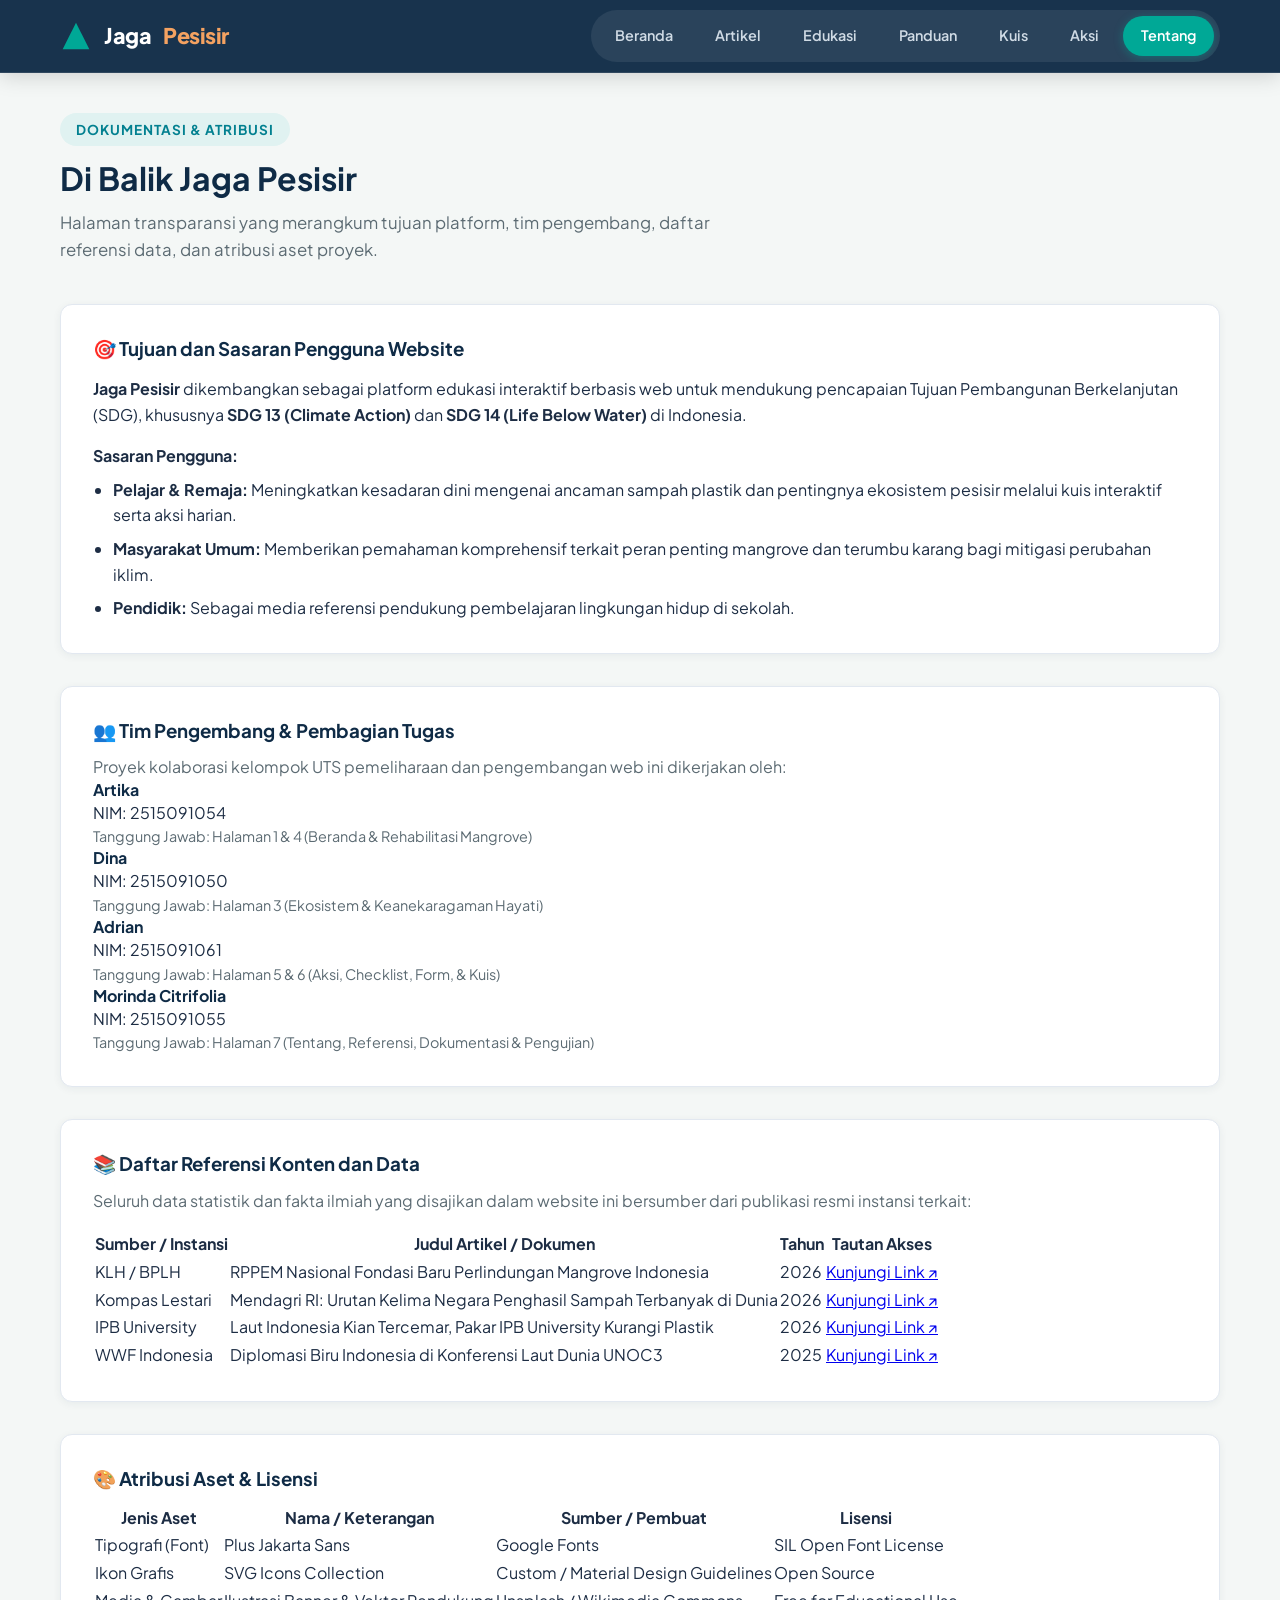
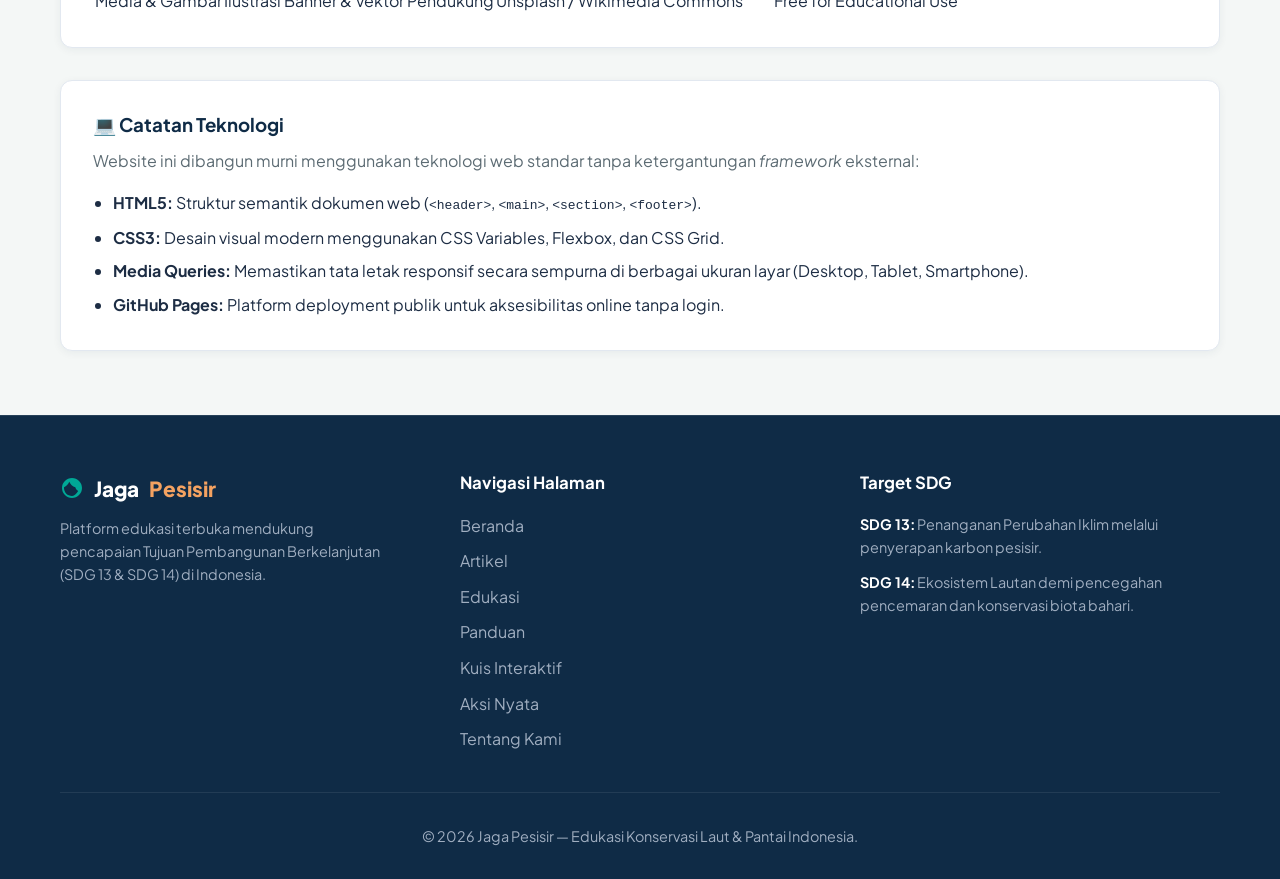
<file: tentang.html>
<!DOCTYPE html>
<html lang="id">
<head>
    <meta charset="UTF-8">
    <meta name="viewport" content="width=device-width, initial-scale=1.0">
    <title>Pencemaran Laut — Jaga Pesisir</title>
    <link rel="preconnect" href="https://fonts.googleapis.com">
    <link rel="preconnect" href="https://fonts.gstatic.com" crossorigin>
    <link href="https://fonts.googleapis.com/css2?family=Plus+Jakarta+Sans:wght@400;500;600;700;800&display=swap" rel="stylesheet">
    <link rel="stylesheet" href="css/style.css">
</head>
<body>

    <!-- Header & Navigation Bar -->
    <header class="site-header">
        <div class="container header-inner">
            <a href="index.html" class="brand-logo">
                <svg viewBox="0 0 24 24"><path d="M12 2L2 22h20L12 2z"/></svg>
                Jaga <span>Pesisir</span>
            </a>

            <nav class="main-nav">
                <a href="index.html" class="nav-btn">Beranda</a>
                <a href="artikel.html" class="nav-btn">Artikel</a>
                <a href="edukasi.html" class="nav-btn">Edukasi</a>
                <a href="panduan.html" class="nav-btn">Panduan</a>
                <a href="kuis.html" class="nav-btn">Kuis</a>
                <a href="aksi.html" class="nav-btn">Aksi</a>
                <a href="tentang.html" class="nav-btn active">Tentang</a>
            </nav>
        </div>
    </header>

    <main>
        <div class="container">
            <span class="section-tag">Dokumentasi & Atribusi</span>
            <h1 class="section-title">Di Balik Jaga Pesisir</h1>
            <p class="section-subtitle">Halaman transparansi yang merangkum tujuan platform, tim pengembang, daftar referensi data, dan atribusi aset proyek.</p>

            <!-- 1. Tujuan & Sasaran Pengguna -->
            <div class="action-card-box" style="margin-bottom: 2rem;">
                <h3 style="margin-bottom: 1rem;">🎯 Tujuan dan Sasaran Pengguna Website</h3>
                <p>
                    <strong>Jaga Pesisir</strong> dikembangkan sebagai platform edukasi interaktif berbasis web untuk mendukung pencapaian Tujuan Pembangunan Berkelanjutan (SDG), khususnya <strong>SDG 13 (Climate Action)</strong> dan <strong>SDG 14 (Life Below Water)</strong> di Indonesia.
                </p>
                <p style="margin-top: 1rem; margin-bottom: 0.5rem;">
                    <strong>Sasaran Pengguna:</strong>
                </p>
                <ul style="padding-left: 1.25rem; color: var(--text-dark);">
                    <li style="margin-bottom: 0.5rem;"><strong>Pelajar & Remaja:</strong> Meningkatkan kesadaran dini mengenai ancaman sampah plastik dan pentingnya ekosistem pesisir melalui kuis interaktif serta aksi harian.</li>
                    <li style="margin-bottom: 0.5rem;"><strong>Masyarakat Umum:</strong> Memberikan pemahaman komprehensif terkait peran penting mangrove dan terumbu karang bagi mitigasi perubahan iklim.</li>
                    <li><strong>Pendidik:</strong> Sebagai media referensi pendukung pembelajaran lingkungan hidup di sekolah.</li>
                </ul>
            </div>

            <!-- 2. Tim Pengembang -->
            <div class="action-card-box" style="margin-bottom: 2rem;">
                <h3 style="margin-bottom: 0.75rem;">👥 Tim Pengembang & Pembagian Tugas</h3>
                <p style="color: var(--text-muted);">Proyek kolaborasi kelompok UTS pemeliharaan dan pengembangan web ini dikerjakan oleh:</p>

                <div class="team-grid">
                    <div class="team-member-card">
                        <h4>Artika</h4>
                        <div class="team-nim">NIM: 2515091054</div>
                        <p style="font-size: 0.9rem; color: var(--text-muted);">Tanggung Jawab: Halaman 1 & 4 (Beranda & Rehabilitasi Mangrove)</p>
                    </div>
                    <div class="team-member-card">
                        <h4>Dina</h4>
                        <div class="team-nim">NIM: 2515091050</div>
                        <p style="font-size: 0.9rem; color: var(--text-muted);">Tanggung Jawab: Halaman 3 (Ekosistem & Keanekaragaman Hayati)</p>
                    </div>
                    <div class="team-member-card">
                        <h4>Adrian</h4>
                        <div class="team-nim">NIM: 2515091061</div>
                        <p style="font-size: 0.9rem; color: var(--text-muted);">Tanggung Jawab: Halaman 5 & 6 (Aksi, Checklist, Form, & Kuis)</p>
                    </div>
                    <div class="team-member-card">
                        <h4>Morinda Citrifolia</h4>
                        <div class="team-nim">NIM: 2515091055</div>
                        <p style="font-size: 0.9rem; color: var(--text-muted);">Tanggung Jawab: Halaman 7 (Tentang, Referensi, Dokumentasi & Pengujian)</p>
                    </div>
                </div>
            </div>

            <!-- 3. Daftar Referensi -->
            <div class="action-card-box" style="margin-bottom: 2rem;">
                <h3 style="margin-bottom: 0.75rem;">📚 Daftar Referensi Konten dan Data</h3>
                <p style="color: var(--text-muted); margin-bottom: 1rem;">Seluruh data statistik dan fakta ilmiah yang disajikan dalam website ini bersumber dari publikasi resmi instansi terkait:</p>

                <div class="table-responsive">
                    <table class="data-table">
                        <thead>
                            <tr>
                                <th>Sumber / Instansi</th>
                                <th>Judul Artikel / Dokumen</th>
                                <th>Tahun</th>
                                <th>Tautan Akses</th>
                            </tr>
                        </thead>
                        <tbody>
                            <tr>
                                <td>KLH / BPLH</td>
                                <td>RPPEM Nasional Fondasi Baru Perlindungan Mangrove Indonesia</td>
                                <td>2026</td>
                                <td><a href="https://kemenlh.go.id/news/detail/rppem-nasional-fondasi-baru-perlindungan-mangrove-indonesia" target="_blank" rel="noopener noreferrer">Kunjungi Link ↗</a></td>
                            </tr>
                            <tr>
                                <td>Kompas Lestari</td>
                                <td>Mendagri RI: Urutan Kelima Negara Penghasil Sampah Terbanyak di Dunia</td>
                                <td>2026</td>
                                <td><a href="https://lestari.kompas.com/read/2026/02/25/222039086/mendagri-ri-urutan-kelima-negara-penghasil-sampah-terbanyak-di-dunia" target="_blank" rel="noopener noreferrer">Kunjungi Link ↗</a></td>
                            </tr>
                            <tr>
                                <td>IPB University</td>
                                <td>Laut Indonesia Kian Tercemar, Pakar IPB University Kurangi Plastik</td>
                                <td>2026</td>
                                <td><a href="https://www.ipb.ac.id/news/index/2026/07/laut-indonesia-kian-tercemar-pakar-ipb-university-kurangi-plastik-perkuat-kolaborasi-selamatkan-ekosistem/" target="_blank" rel="noopener noreferrer">Kunjungi Link ↗</a></td>
                            </tr>
                            <tr>
                                <td>WWF Indonesia</td>
                                <td>Diplomasi Biru Indonesia di Konferensi Laut Dunia UNOC3</td>
                                <td>2025</td>
                                <td><a href="https://www.wwf.id/id/blog/diplomasi-biru-indonesia-di-konferensi-laut-dunia-unoc3-upaya-global-bagi-terumbu-karang" target="_blank" rel="noopener noreferrer">Kunjungi Link ↗</a></td>
                            </tr>
                        </tbody>
                    </table>
                </div>
            </div>

            <!-- 4. Atribusi Aset -->
            <div class="action-card-box" style="margin-bottom: 2rem;">
                <h3 style="margin-bottom: 0.75rem;">🎨 Atribusi Aset & Lisensi</h3>
                <div class="table-responsive">
                    <table class="data-table">
                        <thead>
                            <tr>
                                <th>Jenis Aset</th>
                                <th>Nama / Keterangan</th>
                                <th>Sumber / Pembuat</th>
                                <th>Lisensi</th>
                            </tr>
                        </thead>
                        <tbody>
                            <tr>
                                <td>Tipografi (Font)</td>
                                <td>Plus Jakarta Sans</td>
                                <td>Google Fonts</td>
                                <td>SIL Open Font License</td>
                            </tr>
                            <tr>
                                <td>Ikon Grafis</td>
                                <td>SVG Icons Collection</td>
                                <td>Custom / Material Design Guidelines</td>
                                <td>Open Source</td>
                            </tr>
                            <tr>
                                <td>Media & Gambar</td>
                                <td>Ilustrasi Banner & Vektor Pendukung</td>
                                <td>Unsplash / Wikimedia Commons</td>
                                <td>Free for Educational Use</td>
                            </tr>
                        </tbody>
                    </table>
                </div>
            </div>

            <!-- 5. Catatan Teknologi -->
            <div class="action-card-box">
                <h3 style="margin-bottom: 0.75rem;">💻 Catatan Teknologi</h3>
                <p style="color: var(--text-muted); margin-bottom: 1rem;">Website ini dibangun murni menggunakan teknologi web standar tanpa ketergantungan <i>framework</i> eksternal:</p>
                <ul style="padding-left: 1.25rem; color: var(--text-dark);">
                    <li style="margin-bottom: 0.5rem;"><strong>HTML5:</strong> Struktur semantik dokumen web (<code>&lt;header&gt;</code>, <code>&lt;main&gt;</code>, <code>&lt;section&gt;</code>, <code>&lt;footer&gt;</code>).</li>
                    <li style="margin-bottom: 0.5rem;"><strong>CSS3:</strong> Desain visual modern menggunakan CSS Variables, Flexbox, dan CSS Grid.</li>
                    <li style="margin-bottom: 0.5rem;"><strong>Media Queries:</strong> Memastikan tata letak responsif secara sempurna di berbagai ukuran layar (Desktop, Tablet, Smartphone).</li>
                    <li><strong>GitHub Pages:</strong> Platform deployment publik untuk aksesibilitas online tanpa login.</li>
                </ul>
            </div>

        </div>
    </main>

    <!-- Site Footer -->
    <footer class="site-footer">
        <div class="container">
            <div class="footer-grid">
                <div>
                    <div class="footer-brand">
                        <svg width="24" height="24" viewBox="0 0 24 24" fill="var(--teal-primary)"><path d="M12 2C6.48 2 2 6.48 2 12s4.48 10 10 10 10-4.48 10-10S17.52 2 12 2zm0 18c-4.41 0-8-3.59-8-8 0-.29.02-.58.05-.86 2.36-1.05 4.23-2.98 5.21-5.42 1.12 2.65 3.32 4.67 6.07 5.48.45 1.57 1.48 2.89 2.86 3.69-1.57 3.11-4.78 5.11-6.19 5.11z"/></svg>
                        Jaga<span>Pesisir</span>
                    </div>
                    <p style="font-size: 0.9rem; line-height: 1.6; max-width: 320px;">
                        Platform edukasi terbuka mendukung pencapaian Tujuan Pembangunan Berkelanjutan (SDG 13 & SDG 14) di Indonesia.
                    </p>
                </div>

                <div class="footer-col">
                    <h4>Navigasi Halaman</h4>
                    <ul class="footer-links">
                        <li><a href="index.html">Beranda</a></li>
                        <li><a href="artikel.html">Artikel</a></li>
                        <li><a href="edukasi.html">Edukasi</a></li>
                        <li><a href="panduan.html">Panduan</a></li>
                        <li><a href="kuis.html">Kuis Interaktif</a></li>
                        <li><a href="aksi.html">Aksi Nyata</a></li>
                        <li><a href="tentang.html">Tentang Kami</a></li>
                    </ul>
                </div>

                <div class="footer-col">
                    <h4>Target SDG</h4>
                    <p style="font-size: 0.9rem; margin-bottom: 0.75rem;">
                        <strong style="color: #ffffff;">SDG 13:</strong> Penanganan Perubahan Iklim melalui penyerapan karbon pesisir.
                    </p>
                    <p style="font-size: 0.9rem;">
                        <strong style="color: #ffffff;">SDG 14:</strong> Ekosistem Lautan demi pencegahan pencemaran dan konservasi biota bahari.
                    </p>
                </div>
            </div>

            <div class="footer-bottom">
                <p>&copy; 2026 Jaga Pesisir — Edukasi Konservasi Laut & Pantai Indonesia.</p>
            </div>
        </div>
    </footer>

</body>
</html>
</file>
<file: css/style.css>
/* ==========================================================================
   1. CSS VARIABLES & BASE STYLES
   ========================================================================== */
:root {
    --navy-dark: #0f2b46;
    --navy-main: #173e63;
    --teal-primary: #00a896;
    --teal-dark: #028090;
    --teal-light: #e0f2f1;
    --sand-gold: #f4a261;
    --coral-red: #e76f51;
    --bg-soft: #f4f7f6;
    --card-white: #ffffff;
    --text-dark: #1d2d44;
    --text-muted: #5c6b73;
    --border-color: #e2e8f0;
    --shadow-sm: 0 2px 8px rgba(15, 43, 70, 0.06);
    --shadow-md: 0 8px 24px rgba(15, 43, 70, 0.1);
    --shadow-lg: 0 16px 32px rgba(15, 43, 70, 0.15);
    --radius-md: 12px;
    --radius-lg: 18px;
    --transition: all 0.3s cubic-bezier(0.4, 0, 0.2, 1);
}

* {
    margin: 0;
    padding: 0;
    box-sizing: border-box;
}

html {
    scroll-behavior: smooth;
}

body {
    font-family: 'Plus Jakarta Sans', system-ui, -apple-system, sans-serif;
    background-color: var(--bg-soft);
    color: var(--text-dark);
    line-height: 1.6;
    min-height: 100vh;
    display: flex;
    flex-direction: column;
}

/* Container Limit */
.container {
    width: 100%;
    max-width: 1200px;
    margin: 0 auto;
    padding: 0 1.25rem;
}

/* Typography Helpers */
h1, h2, h3, h4 {
    color: var(--navy-dark);
    font-weight: 700;
    line-height: 1.25;
}

.section-tag {
    display: inline-block;
    background: var(--teal-light);
    color: var(--teal-dark);
    font-weight: 700;
    font-size: 0.85rem;
    padding: 0.35rem 1rem;
    border-radius: 50px;
    text-transform: uppercase;
    letter-spacing: 1px;
    margin-bottom: 0.75rem;
}

.section-title {
    font-size: 2rem;
    margin-bottom: 0.75rem;
}

.section-subtitle {
    color: var(--text-muted);
    font-size: 1.05rem;
    max-width: 700px;
    margin-bottom: 2.5rem;
}

/* ==========================================================================
   2. HEADER & NAVIGATION BAR (MULTI-PAGE SETUP)
   ========================================================================== */
.site-header {
    background-color: rgba(15, 43, 70, 0.96);
    backdrop-filter: blur(10px);
    position: sticky;
    top: 0;
    z-index: 1000;
    box-shadow: 0 4px 20px rgba(0, 0, 0, 0.15);
    border-bottom: 1px solid rgba(255, 255, 255, 0.1);
}

.header-inner {
    display: flex;
    align-items: center;
    justify-content: space-between;
    height: 72px;
}

.brand-logo {
    display: flex;
    align-items: center;
    gap: 12px;
    text-decoration: none;
    color: #ffffff;
    font-weight: 800;
    font-size: 1.35rem;
    letter-spacing: -0.5px;
}

.brand-logo svg {
    width: 32px;
    height: 32px;
    fill: var(--teal-primary);
}

.brand-logo span {
    color: var(--sand-gold);
}

/* Main Navigation Links */
.main-nav {
    display: flex;
    gap: 6px;
    background: rgba(255, 255, 255, 0.08);
    padding: 6px;
    border-radius: 50px;
    overflow-x: auto;
    max-width: 100%;
}

.nav-btn {
    display: flex;
    align-items: center;
    gap: 8px;
    padding: 8px 18px;
    color: #d0dbe5;
    font-weight: 600;
    font-size: 0.9rem;
    border-radius: 50px;
    text-decoration: none;
    transition: var(--transition);
    white-space: nowrap;
    user-select: none;
}

.nav-btn:hover {
    color: #ffffff;
    background: rgba(255, 255, 255, 0.12);
}

.nav-btn svg {
    width: 18px;
    height: 18px;
    fill: currentColor;
}

/* Status Menu Aktif untuk Multi-Page Navigation */
.nav-btn.active {
    background-color: var(--teal-primary);
    color: #ffffff;
    box-shadow: 0 2px 10px rgba(0, 168, 150, 0.4);
}

/* Page Content Layout */
main {
    flex: 1;
    padding: 2.5rem 0 4rem;
}

.page-tab {
    display: block;
    animation: fadeIn 0.4s ease-out forwards;
}

@keyframes fadeIn {
    from { opacity: 0; transform: translateY(10px); }
    to { opacity: 1; transform: translateY(0); }
}

/* ==========================================================================
   3. BERANDA (HOME) & HERO COMPONENTS
   ========================================================================== */
.hero-card {
            background:
            linear-gradient(135deg, rgba(15, 43, 70, 0.88) 0%, rgba(2, 128, 144, 0.6) 100%),
            url("../img/Beranda-Laut-Kotor.jpg") center / cover no-repeat;
            border-radius: var(--radius-lg);
            padding: 4rem 2.5rem;
            color: #ffffff;
            position: relative;
            overflow: hidden;
            box-shadow: var(--shadow-lg);
            margin-bottom: 3rem;
        }

        .hero-card::before {
            content: '';
            position: absolute;
            top: -50%;
            right: -10%;
            width: 500px;
            height: 500px;
            background: radial-gradient(circle, rgba(0,168,150,0.25) 0%, rgba(255,255,255,0) 70%);
            border-radius: 50%;
            pointer-events: none;
        }

        .hero-content {
            position: relative;
            z-index: 2;
            max-width: 800px;
        }

        .sdg-badges {
            display: flex;
            gap: 12px;
            flex-wrap: wrap;
            margin-bottom: 1.5rem;
        }

        .sdg-badge {
            display: inline-flex;
            align-items: center;
            gap: 8px;
            padding: 6px 14px;
            border-radius: 8px;
            font-weight: 700;
            font-size: 0.85rem;
            color: #ffffff;
        }

        .sdg-13 { background-color: #3f7e44; }
        .sdg-14 { background-color: #0a97d9; }

        .hero-title {
            font-size: 2.8rem;
            color: #ffffff;
            margin-bottom: 1.25rem;
            line-height: 1.15;
        }

        .hero-title span {
            color: var(--sand-gold);
        }

        .hero-desc {
            font-size: 1.15rem;
            color: #e2e8f0;
            margin-bottom: 2rem;
            max-width: 650px;
        }

        .cta-btn {
            display: inline-flex;
            align-items: center;
            gap: 10px;
            background: var(--sand-gold);
            color: var(--navy-dark);
            font-weight: 700;
            font-size: 1rem;
            padding: 12px 28px;
            border-radius: 50px;
            cursor: pointer;
            transition: var(--transition);
            border: none;
            box-shadow: 0 4px 15px rgba(244, 162, 97, 0.4);
        }

        .cta-btn:hover {
            background: #f4b27a;
            transform: translateY(-2px);
            box-shadow: 0 6px 20px rgba(244, 162, 97, 0.5);
        }

        /* Statistics Cards Grid */
        .stats-grid {
            display: grid;
            grid-template-columns: repeat(auto-fit, minmax(240px, 1fr));
            gap: 1.5rem;
            margin-bottom: 3.5rem;
        }

        .stat-card {
            background: var(--card-white);
            padding: 1.75rem;
            border-radius: var(--radius-md);
            box-shadow: var(--shadow-sm);
            border: 1px solid var(--border-color);
            transition: var(--transition);
            position: relative;
            overflow: hidden;
        }

        .stat-card:hover {
            transform: translateY(-4px);
            box-shadow: var(--shadow-md);
            border-color: var(--teal-primary);
        }

        .stat-card::before {
            content: '';
            position: absolute;
            top: 0;
            left: 0;
            width: 4px;
            height: 100%;
            background: var(--teal-primary);
        }

        .stat-number {
            font-size: 2.3rem;
            font-weight: 800;
            color: var(--navy-dark);
            margin-bottom: 0.25rem;
        }

        .stat-number span {
            color: var(--coral-red);
        }

        .stat-label {
            font-size: 0.95rem;
            color: var(--text-muted);
            font-weight: 500;
        }

/* Overview Info Cards */
.info-cards-2col {
    display: grid;
    grid-template-columns: repeat(auto-fit, minmax(320px, 1fr));
    gap: 2rem;
}

.info-box {
    background: var(--card-white);
    border-radius: var(--radius-md);
    padding: 2rem;
    border: 1px solid var(--border-color);
    box-shadow: var(--shadow-sm);
}

.info-box-header {
    display: flex;
    align-items: center;
    gap: 14px;
    margin-bottom: 1rem;
}

.info-box-icon {
    width: 48px;
    height: 48px;
    border-radius: 12px;
    background: var(--teal-light);
    display: flex;
    align-items: center;
    justify-content: center;
}

.info-box-icon svg {
    width: 26px;
    height: 26px;
    fill: var(--teal-dark);
}

.stat-link {
            display: block;
            color: inherit;
            text-decoration: none;
            cursor: pointer;
        }
 
        .stat-link:focus-visible {
            outline: 3px solid var(--sand-gold);
            outline-offset: 3px;
        }
 
        .stat-sumber {
            font-size: 0.8rem;
            color: var(--teal-dark);
            font-weight: 700;
            margin-top: 0.75rem;
        }
 
        .stat-link:hover .stat-sumber {
            text-decoration: underline;
        }
 
        /* 6 kolom: 3 kartu atas (span 2), 2 kartu bawah (span 3) */
        .stats-grid.stats-grid-5 { grid-template-columns: repeat(6, 1fr); }
        .stats-grid-5 .stat-card { grid-column: span 2; }
        .stats-grid-5 .stat-card:nth-child(n+4) { grid-column: span 3; }
 
        @media (max-width: 900px) {
            .stats-grid.stats-grid-5 { grid-template-columns: repeat(2, 1fr); }
            .stats-grid-5 .stat-card,
            .stats-grid-5 .stat-card:nth-child(n+4) { grid-column: span 1; }
            .stats-grid-5 .stat-card:last-child { grid-column: span 2; }
        }
 
        @media (max-width: 600px) {
            .stats-grid.stats-grid-5 { grid-template-columns: 1fr; }
            .stats-grid-5 .stat-card:last-child { grid-column: span 1; }
        }
 
        /* [BARU] VIDEO PENYADARAN (akhir Beranda) */
        .video-showcase-section {
            margin-top: 3.5rem;
        }
 
        .section-tag.tag-video {
            background: rgba(0, 168, 150, 0.15);
            color: var(--teal-dark);
        }
 
        .video-wrapper-card {
            background: var(--navy-dark);
            border-radius: var(--radius-lg);
            padding: 1.5rem;
            box-shadow: var(--shadow-md);
        }
 
        /* aspect-ratio 16/9 menjaga bentuk video di semua ukuran layar */
        .video-responsive-box {
            aspect-ratio: 16 / 9;
            border-radius: var(--radius-md);
            overflow: hidden;
            background: #000;
        }
 
        .video-responsive-box iframe {
            width: 100%;
            height: 100%;
            border: 0;
        }
 
        .video-caption-bar {
            margin-top: 1.25rem;
            padding: 0.25rem 0.5rem 0;
        }
 
        .video-caption-text {
            color: #cbd5e0;
            font-size: 0.95rem;
        }
 
        .video-caption-text strong {
            color: var(--sand-gold);
        }
 
        @media (max-width: 768px) {
            .video-wrapper-card { padding: 1rem; }
        }

        /* ==========================================================================
           4. TAB 2: PENCEMARAN & SAMPAH PLASTIK
           ========================================================================== */
        .pollution-cards {
            display: grid;
            grid-template-columns: repeat(auto-fit, minmax(280px, 1fr));
            gap: 1.5rem;
            margin-bottom: 3.5rem;
        }

        .source-card {
            background: var(--card-white);
            border-radius: var(--radius-md);
            padding: 1.75rem;
            border: 1px solid var(--border-color);
            box-shadow: var(--shadow-sm);
            transition: var(--transition);
            cursor: pointer;
        }

        .source-card:hover {
            transform: translateY(-6px);
            box-shadow: var(--shadow-md);
            background: linear-gradient(to bottom, #ffffff, #f0fdfa);
            border-color: var(--teal-primary);
        }

        .source-card-badge {
            display: inline-block;
            background: #fee2e2;
            color: #991b1b;
            font-size: 0.75rem;
            font-weight: 700;
            padding: 3px 10px;
            border-radius: 4px;
            margin-bottom: 1rem;
        }

        .source-card h3 {
            font-size: 1.2rem;
            margin-bottom: 0.75rem;
        }

        /* Decomposition Timeline Infographic */
        .decomposition-box {
            background: var(--card-white);
            border-radius: var(--radius-lg);
            padding: 2.5rem;
            border: 1px solid var(--border-color);
            box-shadow: var(--shadow-md);
        }

        .decomp-item {
            margin-bottom: 1.5rem;
        }

        .decomp-item:last-child {
            margin-bottom: 0;
        }

        .decomp-header {
            display: flex;
            justify-content: space-between;
            align-items: center;
            margin-bottom: 0.5rem;
            font-weight: 600;
            font-size: 0.95rem;
        }

        .decomp-time {
            color: var(--coral-red);
            font-weight: 700;
            background: #fff5f5;
            padding: 2px 10px;
            border-radius: 20px;
            font-size: 0.85rem;
        }

        .decomp-bar-bg {
            height: 14px;
            background: #edf2f7;
            border-radius: 10px;
            overflow: hidden;
        }

        .decomp-bar-fill {
            height: 100%;
            border-radius: 10px;
            background: linear-gradient(90deg, var(--teal-primary), var(--coral-red));
            transition: width 1s ease-in-out;
        }

        .case-img {
    width: 100%;
    height: 180px;
    object-fit: cover;
    border-radius: 8px;
    margin-bottom: 0.75rem;
    display: block;
        }   

.photo-credit {
    font-size: 0.75rem;
    color: var(--text-muted);
    margin-bottom: 0.75rem;
}
/* ==========================================================================
   5. EKOSISTEM & KEANEKARAGAMAN HAYATI
   ========================================================================== */
.bastions-grid {
    display: grid;
    grid-template-columns: repeat(auto-fit, minmax(300px, 1fr));
    gap: 2rem;
    margin-bottom: 4rem;
}

.bastion-card {
    background: var(--card-white);
    border-radius: var(--radius-md);
    overflow: hidden;
    border: 1px solid var(--border-color);
    box-shadow: var(--shadow-sm);
    transition: var(--transition);
}

.bastion-card:hover {
    transform: translateY(-5px);
    box-shadow: var(--shadow-md);
}

.bastion-header-bg {
    height: 120px;
    display: flex;
    align-items: center;
    justify-content: center;
    color: #ffffff;
}

.bastion-1 { background: linear-gradient(135deg, #028090, #00a896); }
.bastion-2 { background: linear-gradient(135deg, #173e63, #2a6f97); }
.bastion-3 { background: linear-gradient(135deg, #2c5d63, #283618); }

.bastion-body {
    padding: 1.75rem;
}

.bastion-body h3 {
    font-size: 1.25rem;
    margin-bottom: 0.75rem;
}

/* Species Gallery Grid */
.species-grid {
    display: grid;
    grid-template-columns: repeat(auto-fit, minmax(260px, 1fr));
    gap: 1.5rem;
}

.species-card {
    background: var(--card-white);
    border-radius: var(--radius-md);
    padding: 1.5rem;
    border: 1px solid var(--border-color);
    box-shadow: var(--shadow-sm);
    position: relative;
}

.status-tag {
    position: absolute;
    top: 1rem;
    right: 1rem;
    font-size: 0.75rem;
    font-weight: 700;
    padding: 3px 8px;
    border-radius: 4px;
    background: #fee2e2;
    color: #b91c1c;
}

.species-icon {
    width: 50px;
    height: 50px;
    border-radius: 50%;
    background: var(--bg-soft);
    display: flex;
    align-items: center;
    justify-content: center;
    margin-bottom: 1rem;
}

.species-icon svg {
    width: 28px;
    height: 28px;
    fill: var(--navy-dark);
}

/* ==========================================================================
   6. REHABILITASI MANGROVE
   ========================================================================== */
.blue-carbon-box {
    background: linear-gradient(135deg, #0f2b46 0%, #1e4d6b 100%);
    color: #ffffff;
    border-radius: var(--radius-lg);
    padding: 2.5rem;
    margin-bottom: 3.5rem;
    box-shadow: var(--shadow-md);
    display: grid;
    grid-template-columns: repeat(auto-fit, minmax(280px, 1fr));
    gap: 2rem;
    align-items: center;
}

.blue-carbon-box h2 {
    color: #ffffff;
    font-size: 1.8rem;
    margin-bottom: 1rem;
}

.highlight-badge {
    background: rgba(0, 168, 150, 0.25);
    border: 1px solid var(--teal-primary);
    color: #80e9dd;
    padding: 1rem;
    border-radius: var(--radius-md);
    font-size: 1.1rem;
    font-weight: 700;
    text-align: center;
}

/* Step Timeline */
.timeline-steps {
    display: grid;
    grid-template-columns: repeat(auto-fit, minmax(220px, 1fr));
    gap: 1.5rem;
    margin-bottom: 3.5rem;
}

.step-card {
    background: var(--card-white);
    padding: 1.5rem;
    border-radius: var(--radius-md);
    border: 1px solid var(--border-color);
    position: relative;
}

.step-number {
    width: 36px;
    height: 36px;
    background: var(--teal-primary);
    color: #ffffff;
    font-weight: 800;
    border-radius: 50%;
    display: flex;
    align-items: center;
    justify-content: center;
    margin-bottom: 1rem;
}

/* Zonation Map Box */
.zonation-box {
    background: var(--card-white);
    border-radius: var(--radius-md);
    padding: 2rem;
    border: 1px solid var(--border-color);
}

.zone-list {
    list-style: none;
    display: grid;
    grid-template-columns: repeat(auto-fit, minmax(250px, 1fr));
    gap: 1.25rem;
    margin-top: 1.5rem;
}

.zone-item {
    background: var(--bg-soft);
    padding: 1.25rem;
    border-radius: 8px;
    border-left: 4px solid var(--teal-dark);
}

.action-guide-hero {
            background: 
                linear-gradient(135deg, rgba(15, 43, 70, 0.65) 0%, rgba(2, 128, 144, 0.45) 100%),
                url("../img/Mangrove.jpg") center / cover no-repeat;
            color: #ffffff;
            padding: 3.5rem 2rem;
            border-radius: var(--radius-lg);
            margin-bottom: 2.5rem;
            box-shadow: var(--shadow-md);
            text-align: center;
        }

        .action-guide-hero h2 {
            color: #ffffff;
            font-size: 2.2rem;
            margin-bottom: 0.75rem;
        }

        .action-guide-hero p {
            color: #e2e8f0;
            font-size: 1.1rem;
            max-width: 650px;
            margin: 0 auto;
        }

        /* Grid 3 Kolom */
        .levels-grid {
            display: grid;
            grid-template-columns: repeat(auto-fit, minmax(300px, 1fr));
            gap: 2rem;
            margin-bottom: 3rem;
        }

        .level-card {
            background: var(--card-white);
            border-radius: var(--radius-md);
            overflow: hidden; /* Agar gambar mengikuti sudut membulat kartu */
            border: 1px solid var(--border-color);
            box-shadow: var(--shadow-sm);
            transition: var(--transition);
            display: flex;
            flex-direction: column;
            justify-content: space-between;
        }

        .level-card:hover {
            transform: translateY(-5px);
            box-shadow: var(--shadow-md);
            border-color: var(--teal-primary);
        }

        /* [BARU] CSS Gambar Kartu */
        .level-card-img {
            width: 100%;
            height: 180px;
            object-fit: cover;
            display: block;
        }

        .level-card-body {
            padding: 1.5rem;
            display: flex;
            flex-direction: column;
            flex-grow: 1;
        }

        .level-badge {
            display: inline-block;
            font-size: 0.75rem;
            font-weight: 700;
            padding: 4px 12px;
            border-radius: 50px;
            text-transform: uppercase;
            letter-spacing: 0.5px;
            margin-bottom: 0.75rem;
            align-self: flex-start;
        }

        .badge-pemula { background: #e0f2f1; color: var(--teal-dark); }
        .badge-menengah { background: #fef3c7; color: #b45309; }
        .badge-pejuang { background: #fee2e2; color: #991b1b; }

        .level-card h3 {
            font-size: 1.3rem;
            margin-bottom: 0.75rem;
            color: var(--navy-dark);
        }

        .level-card p {
            color: var(--text-muted);
            font-size: 0.95rem;
            margin-bottom: 1.25rem;
            line-height: 1.5;
        }

        /* Kotak Sumber Klaim Dampak */
        .source-tag-box {
            background: var(--bg-soft);
            padding: 0.75rem 1rem;
            border-radius: 8px;
            font-size: 0.85rem;
            color: var(--text-dark);
            border-left: 3px solid var(--teal-primary);
            margin-top: auto;
        }

        .source-tag-box strong {
            color: var(--teal-dark);
        }

        /* Tombol Penutup ke Aksi & Kuis */
        .guide-footer-cta {
            text-align: center;
            background: var(--card-white);
            padding: 2.5rem;
            border-radius: var(--radius-lg);
            border: 1px solid var(--border-color);
            box-shadow: var(--shadow-sm);
        }

        .guide-footer-cta {
            width: 100%; /* Memastikan lebar penuh 100% */
            text-align: center;
            background: var(--card-white);
            padding: 2.5rem 2rem;
            border-radius: var(--radius-lg);
            border: 1px solid var(--border-color);
            box-shadow: var(--shadow-sm);
            margin-top: 2rem; /* Memberi jarak dari kartu-kartu di atasnya */
            grid-column: 1 / -1; /* Jaga-jaga jika masih berada di dalam elemen grid */
        }

/* ==========================================================================
   7. AKSI & EDUKASI (CHECKLIST, FORM KOMITMEN)
   ========================================================================== */
.action-layout {
    display: grid;
    grid-template-columns: 1fr;
    gap: 2.5rem;
}

@media (min-width: 992px) {
    .action-layout {
        grid-template-columns: 1fr 1fr;
    }
}

.action-card-box {
    background: var(--card-white);
    border-radius: var(--radius-md);
    padding: 2rem;
    border: 1px solid var(--border-color);
    box-shadow: var(--shadow-sm);
}

/* Interactive CSS Checklist */
.checklist-item {
    display: flex;
    align-items: flex-start;
    gap: 12px;
    margin-bottom: 1.25rem;
    cursor: pointer;
    padding: 10px;
    border-radius: 8px;
    transition: var(--transition);
}

.checklist-item:hover {
    background: var(--bg-soft);
}

.checklist-item input[type="checkbox"] {
    width: 20px;
    height: 20px;
    accent-color: var(--teal-primary);
    cursor: pointer;
    margin-top: 2px;
}

.checklist-item input[type="checkbox"]:checked + span {
    text-decoration: line-through;
    color: var(--text-muted);
    font-weight: 500;
}

/* Form Styling */
.pledge-form {
    display: flex;
    flex-direction: column;
    gap: 1.25rem;
}

.form-group {
    display: flex;
    flex-direction: column;
    gap: 6px;
}

.form-group label {
    font-weight: 600;
    font-size: 0.9rem;
}

.form-input, .form-select, .form-textarea {
    padding: 12px 16px;
    border: 1px solid var(--border-color);
    border-radius: 8px;
    font-family: inherit;
    font-size: 0.95rem;
    transition: var(--transition);
    background: #ffffff;
}

.form-input:focus, .form-select:focus, .form-textarea:focus {
    outline: none;
    border-color: var(--teal-primary);
    box-shadow: 0 0 0 3px rgba(0, 168, 150, 0.15);
}

.submit-btn {
    background: var(--teal-primary);
    color: #ffffff;
    padding: 12px 24px;
    border-radius: 50px;
    border: none;
    font-weight: 700;
    font-size: 1rem;
    cursor: pointer;
    transition: var(--transition);
}

.submit-btn:hover {
    background: var(--teal-dark);
}

/* Pure CSS Pledge Success Trigger */
.pledge-check-trigger {
    display: none;
}

.pledge-check-trigger:checked ~ .pledge-success-msg {
    display: block;
    animation: fadeIn 0.4s ease;
}

.pledge-success-msg {
    display: none;
    background: #d1fae5;
    color: #065f46;
    padding: 1rem;
    border-radius: 8px;
    border-left: 4px solid #10b981;
    margin-top: 1rem;
    font-weight: 600;
}

/* ==========================================================================
   8. KUIS INTERAKTIF BERTINGKAT (PURE CSS GAME ENGINE)
   ========================================================================== */
.quiz-state-toggle {
    display: none;
}

/* Sembunyikan Soal & Level 2 di Awal */
.quiz-levels-container,
.quiz-level-step.level-2 {
    display: none;
}

.quiz-start-screen {
    animation: fadeIn 0.4s ease-out;
}

/* 1. Klik Start: Sembunyikan Start Screen & Tampilkan Soal */
#quiz-start-toggle:checked ~ .quiz-start-screen {
    display: none;
}

#quiz-start-toggle:checked ~ .quiz-levels-container {
    display: block;
    animation: fadeIn 0.4s ease-out;
}

/* 2. Klik Konfirmasi Level 2: Sembunyikan Tombol Lanjut, Tampilkan Level 2 */
#level-2-toggle:checked ~ .quiz-levels-container .level-next-box {
    display: none;
}

#level-2-toggle:checked ~ .quiz-levels-container .quiz-level-step.level-2 {
    display: block;
    margin-top: 3rem;
    padding-top: 2rem;
    border-top: 2px dashed var(--border-color);
    animation: fadeIn 0.4s ease-out;
}

/* Quiz Card & Options Layout */
.quiz-card {
    background: var(--card-white);
    padding: 1.75rem;
    border-radius: var(--radius-md);
    border: 1px solid var(--border-color);
    margin-bottom: 1.5rem;
    box-shadow: var(--shadow-sm);
}

.quiz-card h3 {
    margin-bottom: 1rem;
    color: var(--navy-dark);
}

.quiz-options {
    display: flex;
    flex-direction: column;
    gap: 0.75rem;
}

.quiz-option-label {
    display: block;
    cursor: pointer;
}

.quiz-radio {
    display: none;
}

.quiz-opt-btn {
    display: block;
    padding: 0.85rem 1.25rem;
    background: var(--bg-soft);
    border: 1px solid var(--border-color);
    border-radius: 8px;
    font-weight: 500;
    color: var(--text-dark);
    transition: var(--transition);
}

.quiz-option-label:hover .quiz-opt-btn {
    border-color: var(--teal-primary);
    background-color: rgba(0, 168, 150, 0.05);
}

/* Opsi Dipilih */
.quiz-radio:checked + .quiz-opt-btn {
    border-color: var(--teal-primary);
    background-color: rgba(0, 168, 150, 0.12);
    font-weight: 600;
}

/* Feedback/Penjelasan Jawaban */
.quiz-feedback {
    display: none;
    padding: 0.75rem 1rem;
    margin-top: 0.5rem;
    border-radius: 8px;
    font-size: 0.9rem;
    line-height: 1.5;
}

.quiz-feedback.correct-fb {
    background-color: #e8f5e9;
    color: #1b5e20;
    border: 1px solid #c8e6c9;
}

.quiz-feedback.wrong-fb {
    background-color: #ffebee;
    color: #b71c1c;
    border: 1px solid #ffcdd2;
}

/* Tampilkan Feedback Saat Radio Dicentang */
.quiz-radio:checked ~ .quiz-feedback {
    display: block;
    animation: fadeIn 0.3s ease-out;
}

/* Box Konfirmasi Level & Finish */
.level-next-box,
.quiz-finish-box {
    text-align: center;
    background: var(--card-white);
    padding: 2rem;
    border-radius: var(--radius-md);
    border: 1px solid var(--border-color);
    margin-top: 2rem;
    box-shadow: var(--shadow-sm);
}

/* ==========================================================================
   9. FOOTER
   ========================================================================== */
.site-footer {
    background: var(--navy-dark);
    color: #a0aec0;
    padding: 3.5rem 0 2rem;
    margin-top: auto;
    border-top: 1px solid rgba(255, 255, 255, 0.1);
}

.footer-grid {
    display: grid;
    grid-template-columns: repeat(auto-fit, minmax(250px, 1fr));
    gap: 2.5rem;
    margin-bottom: 2.5rem;
}

.footer-brand {
    color: #ffffff;
    font-size: 1.3rem;
    font-weight: 800;
    margin-bottom: 0.75rem;
    display: flex;
    align-items: center;
    gap: 10px;
}

.footer-brand span {
    color: var(--sand-gold);
}

.footer-col h4 {
    color: #ffffff;
    font-size: 1.05rem;
    margin-bottom: 1.25rem;
}

.footer-links {
    list-style: none;
    display: flex;
    flex-direction: column;
    gap: 10px;
}

.footer-links a {
    color: #a0aec0;
    text-decoration: none;
    transition: var(--transition);
}

.footer-links a:hover {
    color: var(--teal-primary);
}

.footer-bottom {
    text-align: center;
    padding-top: 2rem;
    border-top: 1px solid rgba(255, 255, 255, 0.08);
    font-size: 0.9rem;
}

/* ==========================================================================
   10. RESPONSIVE MEDIA QUERIES
   ========================================================================== */
@media (max-width: 768px) {
    .header-inner {
        flex-direction: column;
        height: auto;
        padding: 12px 0;
        gap: 12px;
    }

    .main-nav {
        width: 100%;
        justify-content: flex-start;
    }

    .hero-title {
        font-size: 2rem;
    }

    .hero-card {
        padding: 2.5rem 1.5rem;
    }

    .section-title {
        font-size: 1.6rem;
    }
}
</file>
